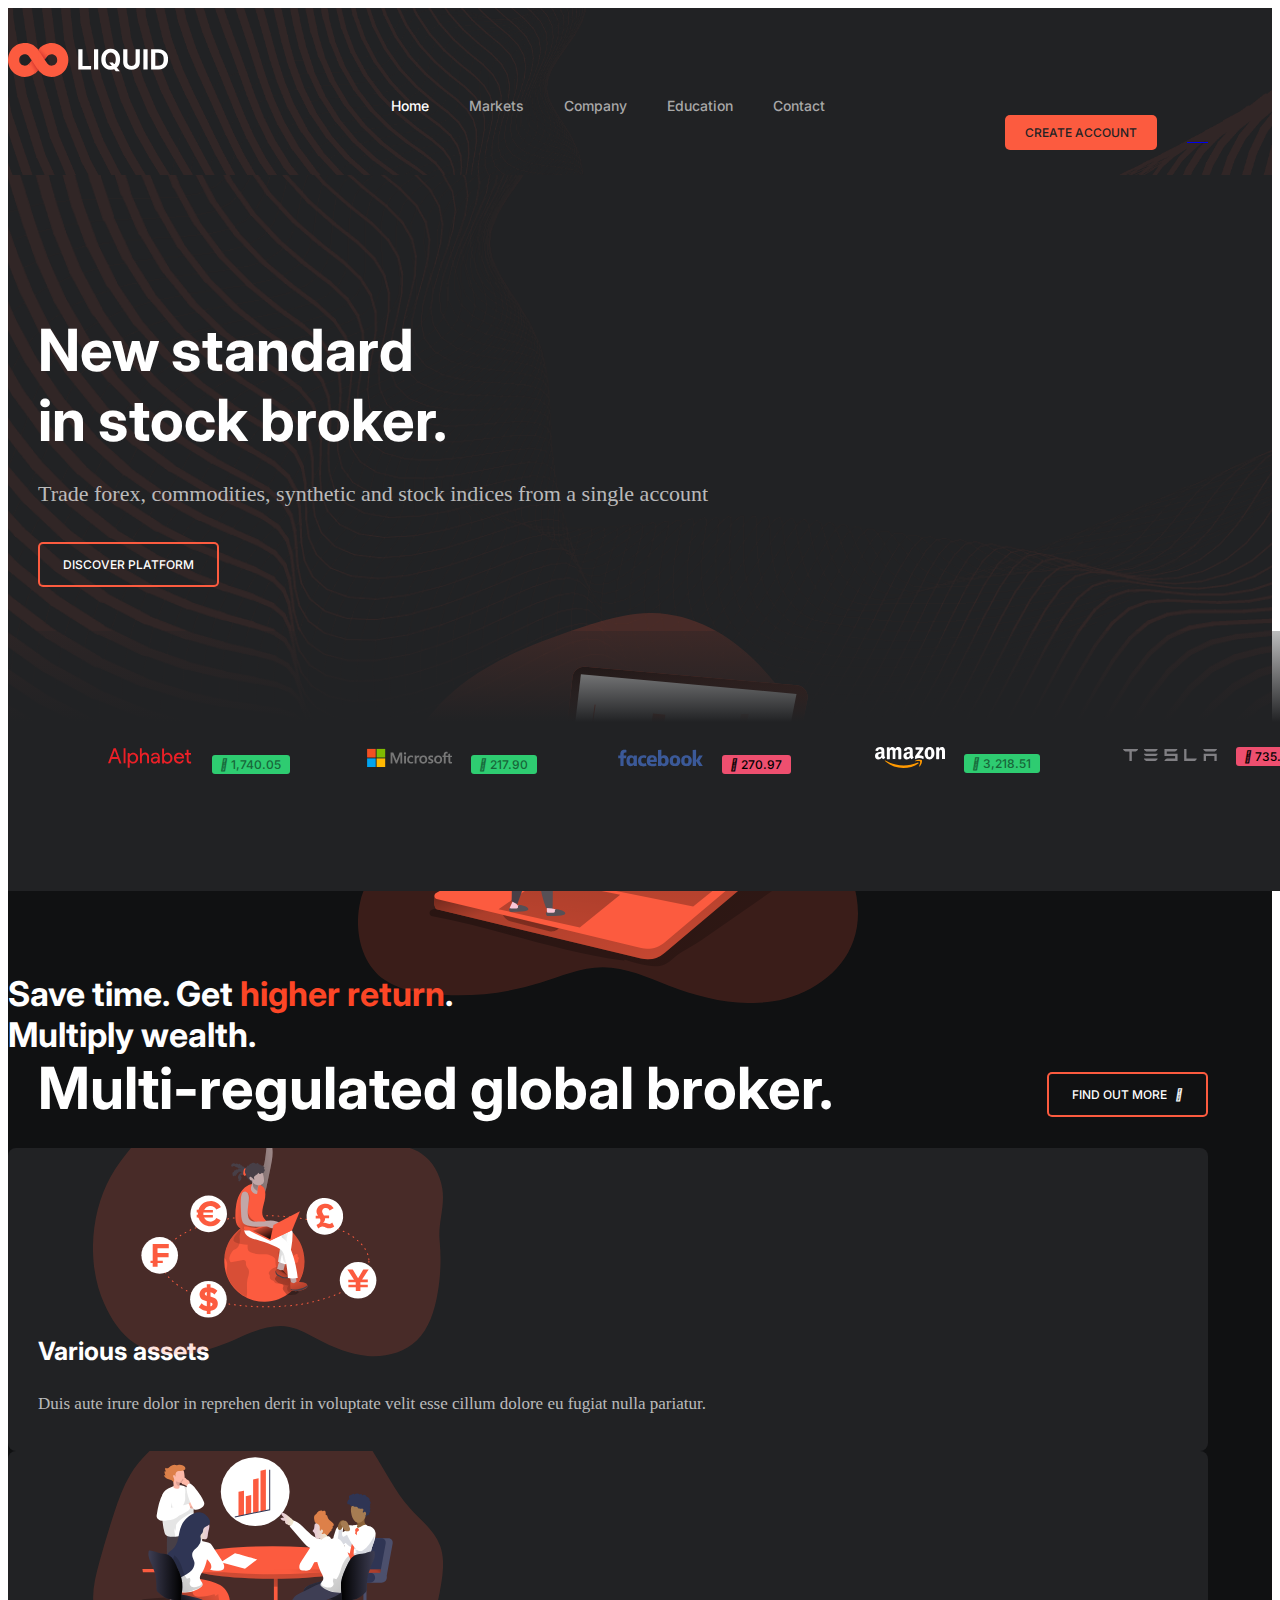
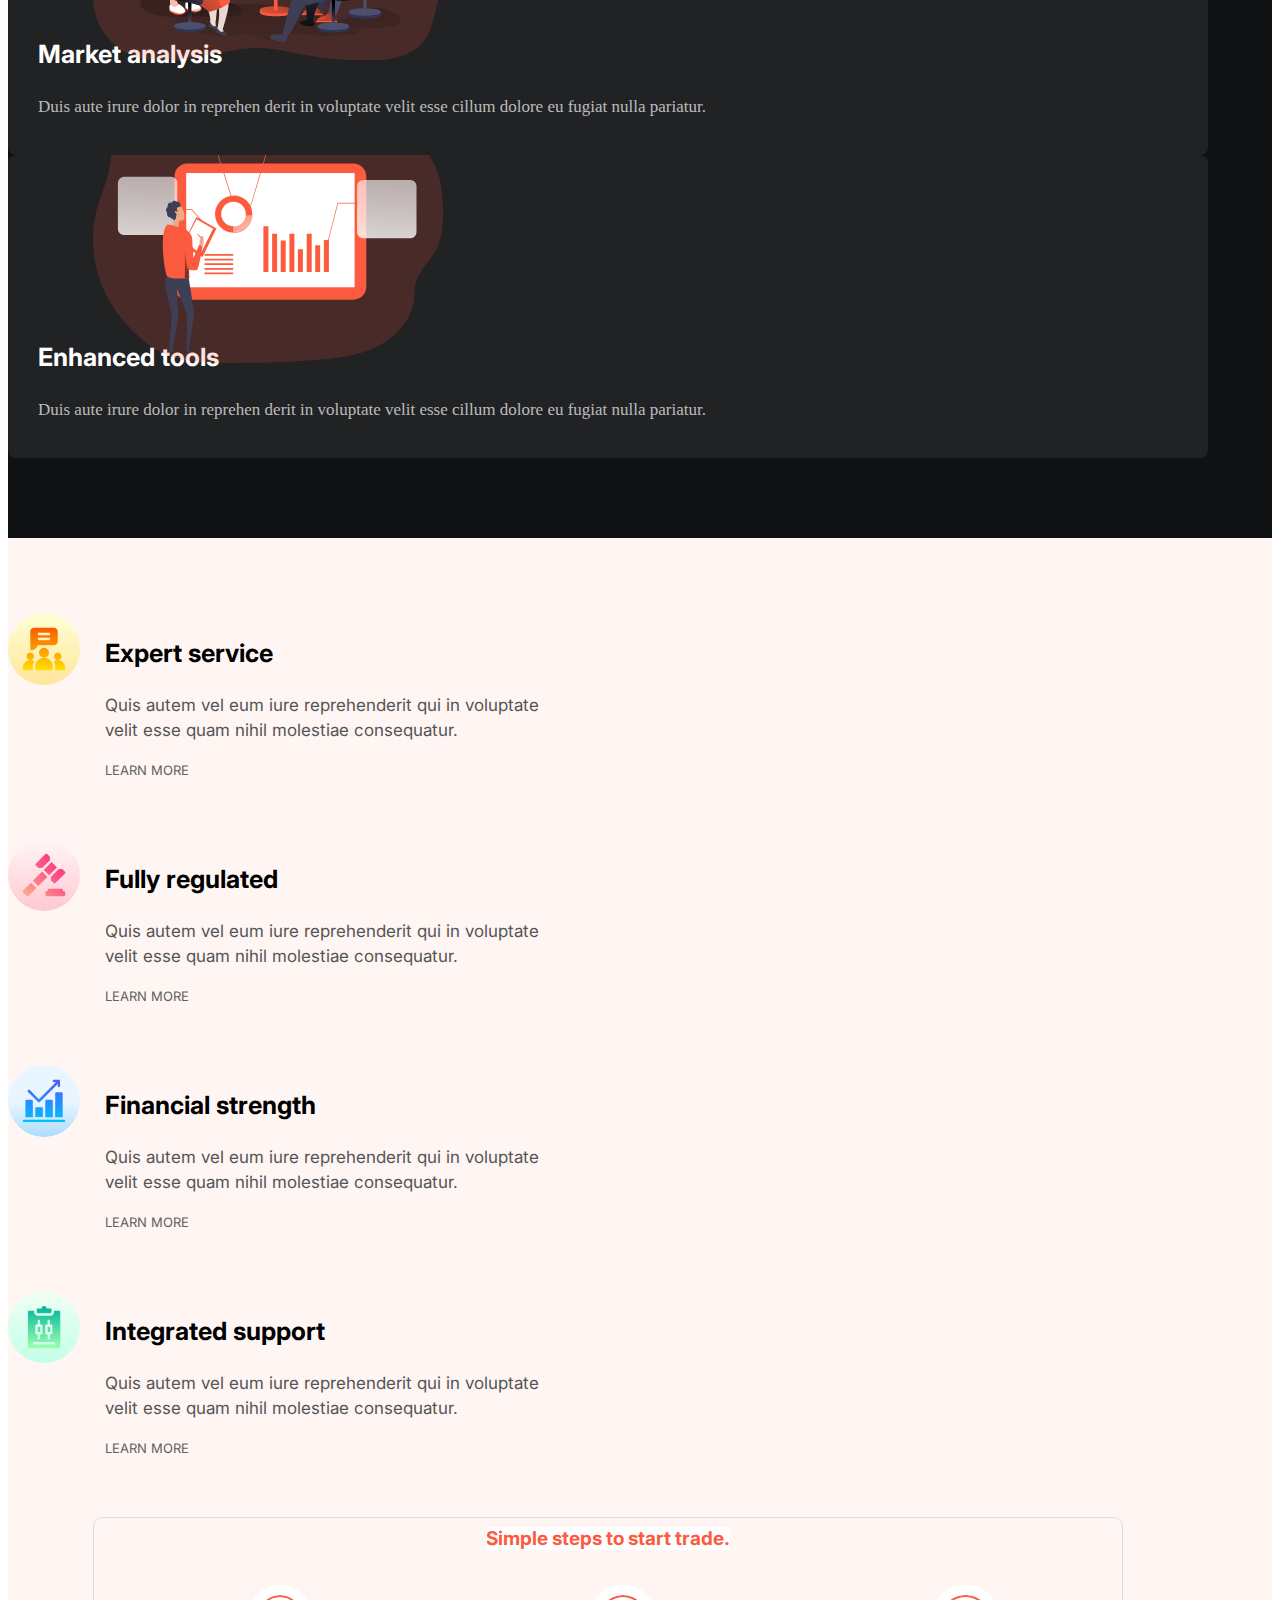
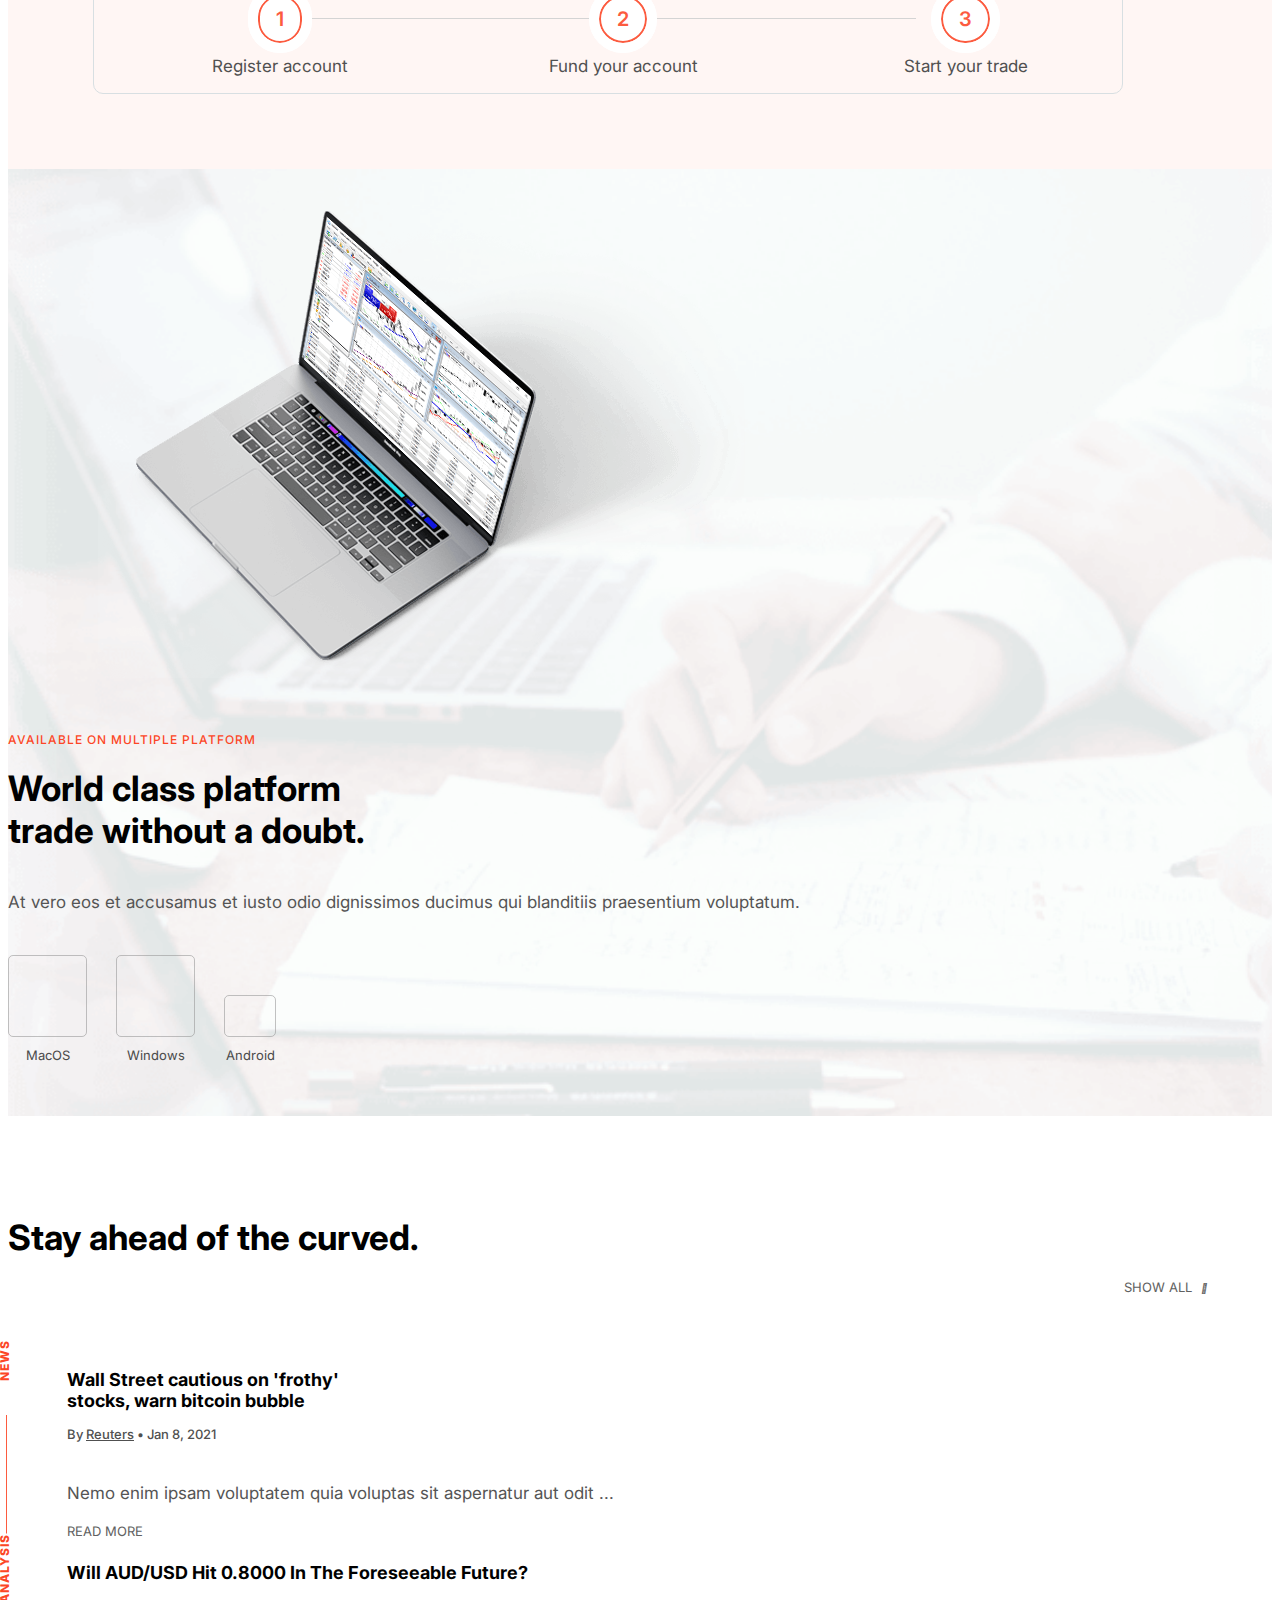
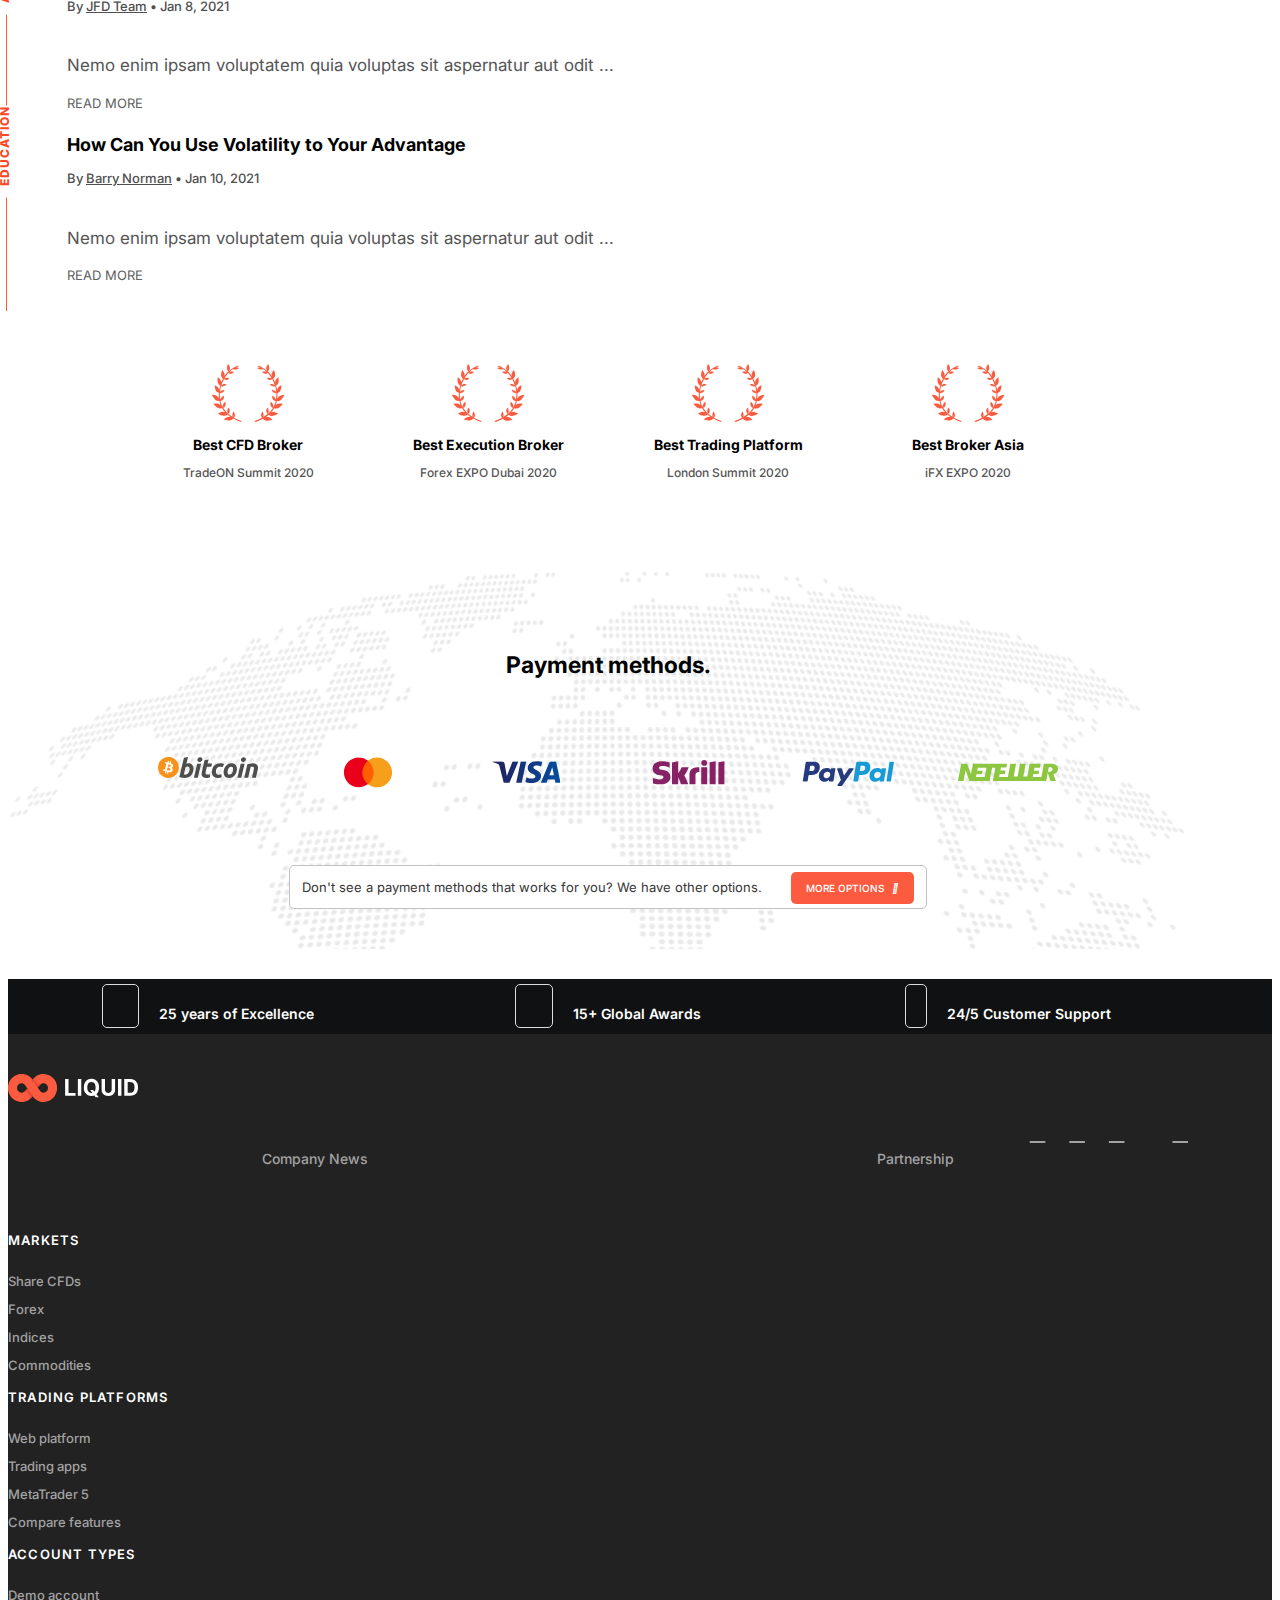
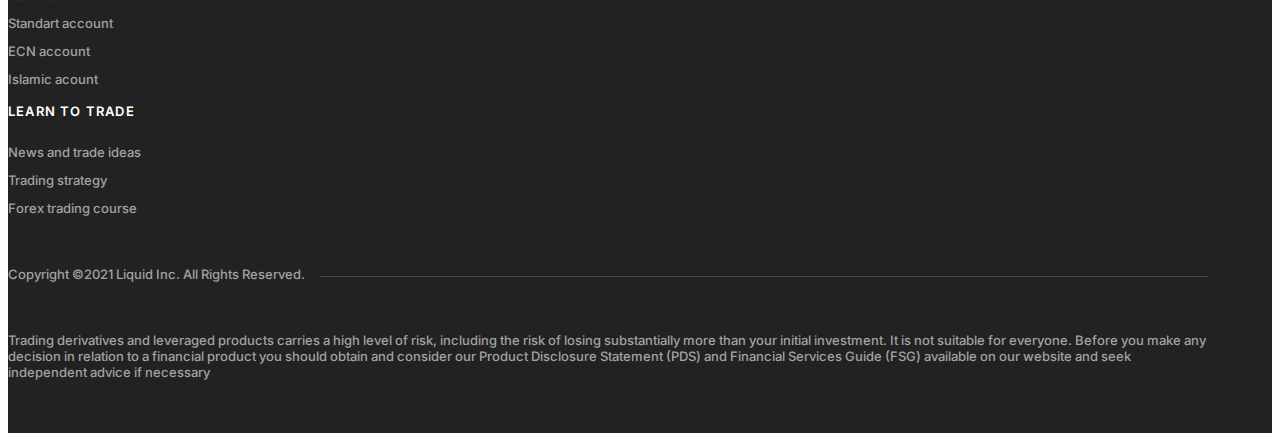
<file: index.html>
<!DOCTYPE html>
<html lang="en">
  <head>
    <meta charset="UTF-8" />
    <meta http-equiv="X-UA-Compatible" content="IE=edge" />
    <meta name="viewport" content="width=device-width, initial-scale=1.0" />
    <link rel="icon" href="img/icon.png">
    <title>Liquid - Investment Website</title>
    <!-- bootstrap -->
    <link
      href="https://cdn.jsdelivr.net/npm/bootstrap@5.0.0-beta3/dist/css/bootstrap.min.css"
      rel="stylesheet"
      integrity="sha384-eOJMYsd53ii+scO/bJGFsiCZc+5NDVN2yr8+0RDqr0Ql0h+rP48ckxlpbzKgwra6"
      crossorigin="anonymous"
    />
    <link
      rel="stylesheet"
      href="https://maxcdn.bootstrapcdn.com/font-awesome/4.5.0/css/font-awesome.min.css"
    />
    <!-- font awesome -->
    <link
      rel="stylesheet"
      href="https://cdnjs.cloudflare.com/ajax/libs/font-awesome/5.15.3/css/all.min.css"
      integrity="sha512-iBBXm8fW90+nuLcSKlbmrPcLa0OT92xO1BIsZ+ywDWZCvqsWgccV3gFoRBv0z+8dLJgyAHIhR35VZc2oM/gI1w=="
      crossorigin="anonymous"
      referrerpolicy="no-referrer"
    />
    <!-- Google font -->
    <link rel="preconnect" href="https://fonts.googleapis.com" />
    <link rel="preconnect" href="https://fonts.gstatic.com" crossorigin />
    <link
      href="https://fonts.googleapis.com/css2?family=Inter:wght@100;200;300;400;500;600;700;800;900&display=swap"
      rel="stylesheet"
    />
    <!-- main css -->
    <link rel="stylesheet" href="style.css" />
    <link rel="stylesheet" href="responsive.css" />
  </head>
  <body>
    <div class="header-section market-page-1">
      <div class="container">
        <div class="row hdr-row">
          <div class="col-lg-2 col-md-2 col-sm-4 col-">
            <div class="hdr-logo">
              <a href="index.html">
                <img src="img/logo.svg" alt="" />
              </a>
            </div>
          </div>
          <div class="col-lg-7 col-md-7 col-sm-8">
            <div class="hdr-nav">
              <input class="check" type="checkbox">
              <span class="three-dot"><i class="fa fa-bars"></i></span>
              <span class="cross"><i class="fas fa-times"></i></span>
              <ul>
                <li><a href="index.html" class="actv-nav">Home</a></li>
                <li><a href="market.html">Markets</a></li>
                <li>
                  <a href="company.html">Company</a>
                </li>
                <li><a href="education.html">Education</a></li>
                <li>
                  <a href="contact.html">Contact</a>
                </li>
                <div class="account-btn non-res-acbtn">
                  <a href="sing-up.html">Create Account</a>
                  <div class="user-login">
                    <a href="log-in.html">
                      <i class="fas fa-user-circle"></i>
                    </a>
                  </div>
                </div>
              </ul>
            </div>
          </div>
          <div class="col-lg-3 col-md-3">
            <div class="account-btn">
              <a href="sing-up.html">Create Account</a>
              <div class="user-login">
                <a href="log-in.html">
                  <i class="fas fa-user-circle"></i>
                </a>
              </div>
            </div>
          </div>
        </div>
      </div>
    </div>

    <div class="banner-section">
      <div class="banner-bg">
        <div class="banner-carousel">
          <div class="container-fluid">
            <div class="row">
              <div class="col-lg-12 col-md-12 col-sm-12">
                <div
                  id="carouselExampleControls"
                  class="carousel slide"
                  data-bs-ride="carousel"
                >
                  <div class="carousel-inner">
                    <div class="carousel-item active">
                      <div class="container">
                        <div class="row bann-inner">
                          <div class="col-lg-6 col-md-6 col-sm-6">
                            <div class="banner-text">
                              <h1>New standard<br />in stock broker.</h1>
                              <p>
                                Trade forex, commodities, synthetic and stock
                                indices from a single account
                              </p>
                              <div class="banner-btn">
                                <a href="#">Discover Platform</a>
                              </div>
                            </div>
                          </div>
                          <div class="col-lg-6 col-md-6 col-sm-6">
                            <div class="banner-img">
                              <img src="img/banner-1.svg" alt="" />
                            </div>
                          </div>
                        </div>
                      </div>
                    </div>
                    <div class="carousel-item">
                      <div class="container">
                        <div class="row bann-inner">
                          <div class="col-lg-6 col-md-6 col-sm-6">
                            <div class="banner-text">
                              <h1>Multi-regulated global broker.</h1>
                              <p>
                                A trusted destination for traders worldwide,
                                Authorised by FCA, ASIC &amp; FSCA
                              </p>
                              <div class="banner-btn">
                                <a href="#">Discover Accounts</a>
                              </div>
                            </div>
                          </div>
                          <div class="col-lg-6 col-md-6 col-sm-6">
                            <div class="banner-img">
                              <img src="img/banner-2.svg" alt="" />
                            </div>
                          </div>
                        </div>
                      </div>
                    </div>
                  </div>
                  <button
                    class="carousel-control-prev"
                    type="button"
                    data-bs-target="#carouselExampleControls"
                    data-bs-slide="prev"
                  >
                    <span
                      class="carousel-control-prev-icon"
                      aria-hidden="true"
                    ></span>
                    <span class="visually-hidden">Previous</span>
                  </button>
                  <button
                    class="carousel-control-next"
                    type="button"
                    data-bs-target="#carouselExampleControls"
                    data-bs-slide="next"
                  >
                    <span
                      class="carousel-control-next-icon"
                      aria-hidden="true"
                    ></span>
                    <span class="visually-hidden">Next</span>
                  </button>
                </div>
              </div>
            </div>
          </div>
        </div>
        <div class="banner-bottom">
          <ul>
            <li>
              <img src="img/alphabet.svg" alt="" />
              <span><i class="fas fa-caret-up"></i> 1,740.05</span>
            </li>
            <li>
              <img src="img/microsoft.svg" alt="" />
              <span><i class="fas fa-caret-up"></i> 217.90</span>
            </li>
            <li>
              <img src="img/facebook.svg" alt="" />
              <span class="down-loss"
                ><i class="fas fa-caret-down"></i> 270.97</span
              >
            </li>
            <li>
              <img src="img/amazonsvg.svg" alt="" />
              <span><i class="fas fa-caret-up"></i> 3,218.51</span>
            </li>
            <li>
              <img src="img/tesla.svg" alt="" />
              <span class="down-loss"
                ><i class="fas fa-caret-down"></i> 735.11</span
              >
            </li>
          </ul>
        </div>
      </div>
    </div>

    <div class="tool-section">
      <div class="container">
        <div class="tool-hdr">
          <div class="row">
            <div class="col-lg-6 col-md-6 col-sm-7">
              <div class="tool-hdr-left">
                <h1>
                  Save time. Get <span>higher return</span>. <br />
                  Multiply wealth.
                </h1>
              </div>
            </div>
            <div class="col-lg-6 col-md-6 col-sm-5">
              <div class="banner-btn tool-btn">
                <a href="#"
                  >Find out more <i class="fas fa-chevron-right r-arrow"></i
                ></a>
              </div>
            </div>
          </div>
        </div>
        <div class="tool-item">
          <div class="row">
            <div class="col-lg-4 col-md-6 col-sm-6">
              <div class="tool-item-details">
                <div class="tool-id-img">
                  <img src="img/tool-1.svg" alt="" />
                </div>
                <div class="tool-id-text">
                  <h3>Various assets</h3>
                  <p>
                    Duis aute irure dolor in reprehen derit in voluptate velit
                    esse cillum dolore eu fugiat nulla pariatur.
                  </p>
                </div>
              </div>
            </div>
            <div class="col-lg-4 col-md-6 col-sm-6">
              <div class="tool-item-details">
                <div class="tool-id-img">
                  <img src="img/tool-2.svg" alt="" />
                </div>
                <div class="tool-id-text">
                  <h3>Market analysis</h3>
                  <p>
                    Duis aute irure dolor in reprehen derit in voluptate velit
                    esse cillum dolore eu fugiat nulla pariatur.
                  </p>
                </div>
              </div>
            </div>
            <div class="col-lg-4 col-md-6 col-sm-6">
              <div class="tool-item-details">
                <div class="tool-id-img">
                  <img src="img/tool-3.svg" alt="" />
                </div>
                <div class="tool-id-text">
                  <h3>Enhanced tools</h3>
                  <p>
                    Duis aute irure dolor in reprehen derit in voluptate velit
                    esse cillum dolore eu fugiat nulla pariatur.
                  </p>
                </div>
              </div>
            </div>
          </div>
        </div>
      </div>
    </div>

    <div class="service-section">
      <div class="container">
        <div class="row">
          <div class="col-lg-6 col-md-6 col-sm-12">
            <div class="service-item">
              <div class="service-icon">
                <img src="img/service-1.svg" alt="" />
              </div>
              <div class="service-text">
                <h3>Expert service</h3>
                <p>
                  Quis autem vel eum iure reprehenderit qui in voluptate <br />
                  velit esse quam nihil molestiae consequatur.
                </p>
                <a href="#"
                  >Learn more <i class="fas fa-long-arrow-alt-right"></i
                ></a>
              </div>
            </div>
          </div>
          <div class="col-lg-6 col-md-6 col-sm-12">
            <div class="service-item">
              <div class="service-icon">
                <img src="img/service-2.svg" alt="" />
              </div>
              <div class="service-text">
                <h3>Fully regulated</h3>
                <p>
                  Quis autem vel eum iure reprehenderit qui in voluptate <br />
                  velit esse quam nihil molestiae consequatur.
                </p>
                <a href="#"
                  >Learn more <i class="fas fa-long-arrow-alt-right"></i
                ></a>
              </div>
            </div>
          </div>
        </div>
        <div class="row">
          <div class="col-lg-6 col-md-6 col-sm-12">
            <div class="service-item">
              <div class="service-icon">
                <img src="img/service-3.svg" alt="" />
              </div>
              <div class="service-text">
                <h3>Financial strength</h3>
                <p>
                  Quis autem vel eum iure reprehenderit qui in voluptate <br />
                  velit esse quam nihil molestiae consequatur.
                </p>
                <a href="#"
                  >Learn more <i class="fas fa-long-arrow-alt-right"></i
                ></a>
              </div>
            </div>
          </div>
          <div class="col-lg-6 col-md-6 col-sm-12">
            <div class="service-item">
              <div class="service-icon">
                <img src="img/service-4.svg" alt="" />
              </div>
              <div class="service-text">
                <h3>Integrated support</h3>
                <p>
                  Quis autem vel eum iure reprehenderit qui in voluptate <br />
                  velit esse quam nihil molestiae consequatur.
                </p>
                <a href="#"
                  >Learn more <i class="fas fa-long-arrow-alt-right"></i
                ></a>
              </div>
            </div>
          </div>
        </div>
        <div class="trade-step">
          <div class="trade-step-hdr">
            <p>Simple steps to start trade.</p>
          </div>
          <div class="trade-column-item">
            <div class="trade-column">
              <span class="trade-circle">1</span>
              <p>Register account</p>
            </div>
            <div class="trade-column">
              <span class="trade-circle">2</span>
              <p>Fund your account</p>
            </div>
            <div class="trade-column">
              <span class="trade-circle">3</span>
              <p>Start your trade</p>
            </div>
          </div>
        </div>
      </div>
    </div>

    <div class="platform-section">
      <div class="container">
        <div class="row">
          <div class="col-lg-6 col-md-6 col-sm-12">
            <div class="plat-left-img">
              <img src="img/plat-left.png" alt="" />
            </div>
          </div>
          <div class="col-lg-6 col-md-6 col-sm-12">
            <div class="plat-right-text">
              <p>Available on multiple platform</p>
              <h3>
                World class platform <br />
                trade without a doubt.
              </h3>
              <h6>
                At vero eos et accusamus et iusto odio dignissimos ducimus qui
                blanditiis praesentium voluptatum.
              </h6>
            </div>
            <div class="plat-connect">
              <div class="plat-connect-item">
                <a href="#">
                  <div class="pci-icon">
                    <i class="fab fa-apple"></i>
                  </div>
                  <div class="pci-text">
                    <p>MacOS</p>
                  </div>
                </a>
              </div>
              <div class="plat-connect-item">
                <a href="#">
                  <div class="pci-icon">
                    <i class="fab fa-windows"></i>
                  </div>
                  <div class="pci-text">
                    <p>Windows</p>
                  </div>
                </a>
              </div>
              <div class="plat-connect-item">
                <a href="#">
                  <div class="pci-icon">
                    <i class="fab fa-google-play"></i>
                  </div>
                  <div class="pci-text">
                    <p>Android</p>
                  </div>
                </a>
              </div>
            </div>
          </div>
        </div>
      </div>
    </div>

    <div class="read-section">
      <div class="container">
        <div class="read-hdr">
          <div class="row">
            <div class="col-lg-6 col-sm-9">
              <div class="plat-right-text mt-0 res-h3">
                <h3 class="m-0">Stay ahead of the curved.</h3>
              </div>
            </div>
            <div class="col-lg-6 col-sm-3">
              <div class="service-text tr">
                <a href="#"
                  >Show All <i class="fas fa-chevron-right"></i></i
                ></a>
              </div>
            </div>
          </div>
        </div>
        <div class="read-details">
          <div class="row">
            <div class="col-lg-4 col-sm-6 res-768">
              <div class="read-details-item">
                <div class="rdi-left">
                  <p><span>News</span></p>
                </div>
                <div class="rdi-right">
                  <h5><a href="#">Wall Street cautious on 'frothy' <br> stocks, warn bitcoin bubble</a></h5>
                  <p>
                    By <a href="#">Reuters</a>
                    <span>•</span>
                    Jan 8, 2021
                </p>
                <h6>Nemo enim ipsam voluptatem quia voluptas sit aspernatur aut odit ...</h6>
                <div class="service-text">
                  <a href="#">Read more <i class="fas fa-long-arrow-alt-right"></i></a>
                </div>
                </div>
              </div>
            </div>
            <div class="col-lg-4 col-sm-6 res-768">
              <div class="read-details-item">
                <div class="rdi-left">
                  <p><span>Analysis</span></p>
                </div>
                <div class="rdi-right">
                  <h5><a href="#">Will AUD/USD Hit 0.8000 In The Foreseeable Future?</a></h5>
                  <p>
                    By <a href="#">JFD Team</a>
                    <span>•</span>
                    Jan 8, 2021
                </p>
                <h6>Nemo enim ipsam voluptatem quia voluptas sit aspernatur aut odit ...</h6>
                <div class="service-text">
                  <a href="#">Read more <i class="fas fa-long-arrow-alt-right"></i></a>
                </div>
                </div>
              </div>
            </div>
            <div class="col-lg-4 col-sm-6 res-768">
              <div class="read-details-item">
                <div class="rdi-left">
                  <p><span>Education</span></p>
                </div>
                <div class="rdi-right">
                  <h5><a href="#">How Can You Use Volatility to Your Advantage</a></h5>
                  <p>
                    By <a href="#">Barry Norman</a>
                    <span>•</span>
                    Jan 10, 2021
                </p>
                <h6>Nemo enim ipsam voluptatem quia voluptas sit aspernatur aut odit ...</h6>
                <div class="service-text">
                  <a href="#">Read more <i class="fas fa-long-arrow-alt-right"></i></a>
                </div>
                </div>
              </div>
            </div>
          </div>
        </div>
      </div>
    </div>


    <div class="award-section">
      <div class="container">
        <div class="award-item">
          <div class="award">
            <div class="award-img">
              <img src="img/award.svg" alt="">
            </div>
            <div class="award-text">
              <h6>Best CFD Broker</h6>
              <p>TradeON Summit 2020</p>
            </div>
          </div>
          <div class="award">
            <div class="award-img">
              <img src="img/award.svg" alt="">
            </div>
            <div class="award-text">
              <h6>Best Execution Broker</h6>
              <p>Forex EXPO Dubai 2020</p>
            </div>
          </div>
          <div class="award">
            <div class="award-img">
              <img src="img/award.svg" alt="">
            </div>
            <div class="award-text">
              <h6>Best Trading Platform</h6>
              <p>London Summit 2020</p>
            </div>
          </div>
          <div class="award">
            <div class="award-img">
              <img src="img/award.svg" alt="">
            </div>
            <div class="award-text">
              <h6>Best Broker Asia</h6>
              <p>iFX EXPO 2020</p>
            </div>
          </div>
        </div>
      </div>
    </div>


    <div class="payment-section">
      <div class="container">
        <div class="payment-bg">
          <div class="payment-hdr">
            <h5>Payment methods.</h5>
          </div>
          <div class="award-item">
            <div class="award payment-all">
              <div class="award-img payment-img">
                <img src="img/bitcoin.svg" alt="">
              </div>
            </div>
            <div class="award payment-all">
              <div class="award-img payment-img">
                <img src="img/master-card.svg" alt="">
              </div>
            </div>
            <div class="award payment-all">
              <div class="award-img payment-img">
                <img src="img/visa.svg" alt="">
              </div>
            </div>
            <div class="award payment-all">
              <div class="award-img payment-img">
                <img src="img/skrill.svg" alt="">
              </div>
            </div>
            <div class="award payment-all">
              <div class="award-img payment-img">
                <img src="img/paypal.svg" alt="">
              </div>
            </div>
            <div class="award payment-all">
              <div class="award-img payment-img">
                <img src="img/neteller.svg" alt="">
              </div>
            </div>
          </div>
          <div class="payment-optn">
            <p>Don't see a payment methods that works for you? We have other options. <a href="#">More options <i class="fas fa-chevron-right r-arrow"></i></a></p>
          </div>
        </div>
      </div>
    </div>


    <div class="payment-btm">
      <div class="container">
        <div class="payment-btm-item">
          <div class="pbi-all">
            <div class="pbi-icon">
              <i class="fas fa-history"></i>
            </div>
            <div class="pbi-name">
              <p>
                25 years of Excellence
                </p>
            </div>
          </div>
          <div class="pbi-all">
            <div class="pbi-icon">
              <i class="fas fa-trophy"></i>
            </div>
            <div class="pbi-name">
              <p>
                15+ Global Awards
                </p>
            </div>
          </div>
          <div class="pbi-all">
            <div class="pbi-icon">
              <i class="fas fa-phone-alt"></i>
            </div>
            <div class="pbi-name">
              <p>
                24/5 Customer Support
                </p>
            </div>
          </div>
        </div>
      </div>
    </div>


    <div class="footer-section">
      <div class="container">
        <div class="fooetr-hdr">
          <div class="row">
            <div class="col-lg-6 col-md-6 col-sm-4 fl">
              <div class="footer-hdr-img">
                <a href="index.html">
                  <img src="img/logo.svg" alt="" />
                </a>
              </div>
            </div>
            <div class="col-lg-3 col-md-6 col-sm-8 fr">
              <div class="footer-social">
                <ul>
                  <li><a href="#"><i class="fab fa-facebook-square"></i></a></li>
                  <li><a href="#"><i class="fab fa-twitter"></i></a></li>
                  <li><a href="#"><i class="fab fa-youtube"></i></a></li>
                  <li><a href="#"><i class="fab fa-telegram-plane"></i></a></li>
                  <li><a href="#"><i class="fab fa-instagram"></i></a></li>
                </ul>
              </div>
            </div>
            <div class="col-lg-3 col-md-6 col-sm-12">
              <div class="f-last-text">
                <a href="#">
                  Company News
                </a>
                <a href="#">
                  Partnership
                </a>
              </div>
            </div>
          </div>
        </div>
        <div class="footer-item">
          <div class="row">
            <div class="col-lg-3 col-md-6 col-sm-6">
              <div class="footer-item-details">
                <ul>
                  <li class="list-mb">Markets</li>
                  <li><a href="#">Share CFDs</a></li>
                  <li><a href="#">Forex</a></li>
                  <li><a href="#">Indices</a></li>
                  <li><a href="#">Commodities</a></li>
                </ul>
              </div>
            </div>
            <div class="col-lg-3 col-md-6 col-sm-6">
              <div class="footer-item-details">
                <ul>
                  <li class="list-mb">Trading Platforms</li>
                  <li><a href="#">Web platform</a></li>
                  <li><a href="#">Trading apps</a></li>
                  <li><a href="#">MetaTrader 5</a></li>
                  <li><a href="#">Compare features</a></li>
                </ul>
              </div>
            </div>
            <div class="col-lg- col-md-6 col-sm-6">
              <div class="footer-item-details">
                <ul>
                  <li class="list-mb">Account Types</li>
                  <li><a href="#">Demo account</a></li>
                  <li><a href="#">Standart account</a></li>
                  <li><a href="#">ECN account</a></li>
                  <li><a href="#">Islamic acount</a></li>
                </ul>
              </div>
            </div>
            <div class="col-lg-3 col-md-6 col-sm-6">
              <div class="footer-item-details">
                <ul>
                  <li class="list-mb">Learn to Trade</li>
                  <li><a href="#">News and trade ideas</a></li>
                  <li><a href="#">Trading strategy</a></li>
                  <li><a href="#">Forex trading course</a></li>
                </ul>
              </div>
            </div>
          </div>
        </div>
        <div class="footer-copyright">
          <p><span>Copyright ©2021 Liquid Inc. All Rights Reserved.</span></p>
        </div>
        <div class="footer-trade-text">
          <p>Trading derivatives and leveraged products carries a high level of risk, including the risk of losing substantially more than your initial investment. It is not suitable for everyone. Before you make any decision in relation to a financial product you should obtain and consider our Product Disclosure Statement (PDS) and Financial Services Guide (FSG) available on our website and seek independent advice if necessary</p>
        </div>
        <div class="click-to-top-btn">
          <a href="#"><i class="fas fa-chevron-up"></i></a>
        </div>
      </div>
    </div>


    <script
      src="https://cdn.jsdelivr.net/npm/bootstrap@5.0.0-beta3/dist/js/bootstrap.bundle.min.js"
      integrity="sha384-JEW9xMcG8R+pH31jmWH6WWP0WintQrMb4s7ZOdauHnUtxwoG2vI5DkLtS3qm9Ekf"
      crossorigin="anonymous"
    ></script>
  </body>
</html>
</file>
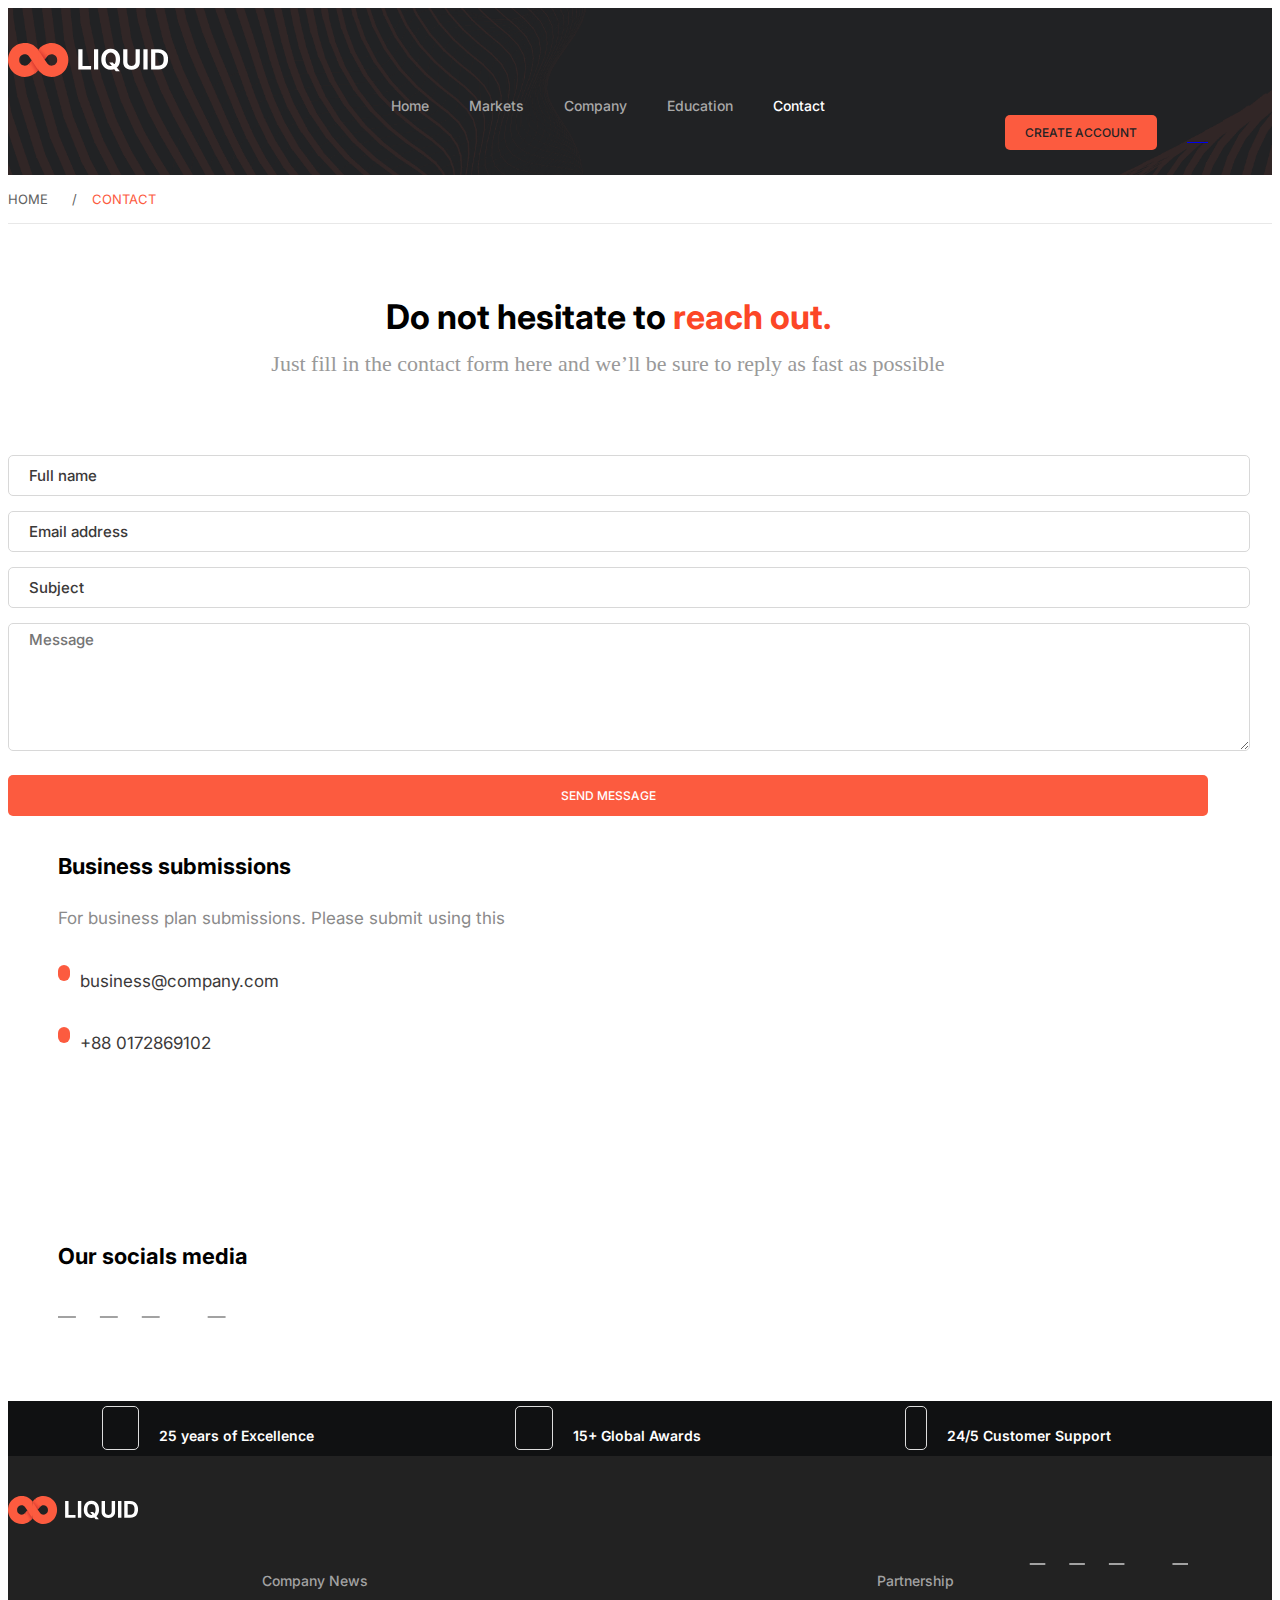
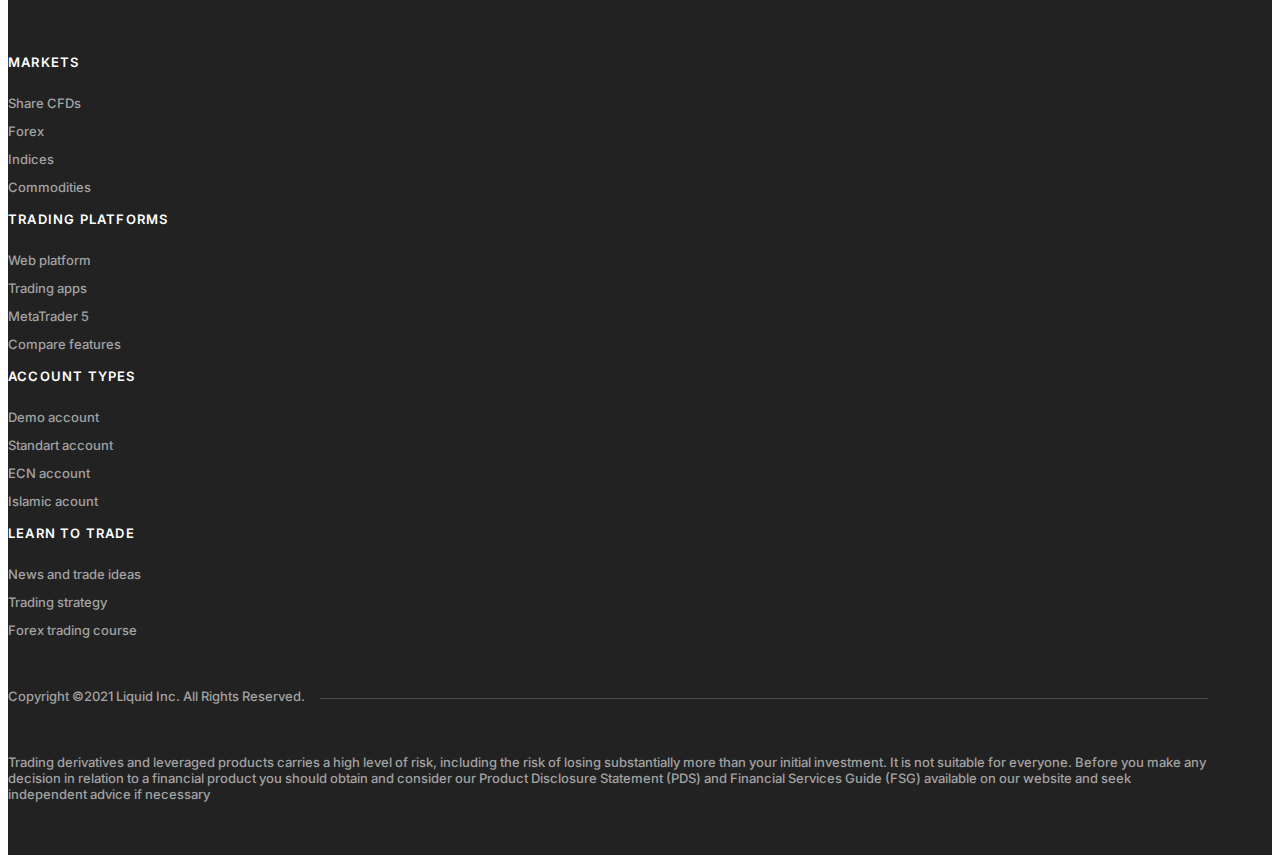
<file: contact.html>
<!DOCTYPE html>
<html lang="en">
  <head>
    <meta charset="UTF-8" />
    <meta http-equiv="X-UA-Compatible" content="IE=edge" />
    <meta name="viewport" content="width=device-width, initial-scale=1.0" />
    <link rel="icon" href="img/icon.png" />
    <title>Liquid - Investment Website</title>
    <!-- bootstrap -->
    <link
      href="https://cdn.jsdelivr.net/npm/bootstrap@5.0.0-beta3/dist/css/bootstrap.min.css"
      rel="stylesheet"
      integrity="sha384-eOJMYsd53ii+scO/bJGFsiCZc+5NDVN2yr8+0RDqr0Ql0h+rP48ckxlpbzKgwra6"
      crossorigin="anonymous"
    />
    <link
      rel="stylesheet"
      href="https://maxcdn.bootstrapcdn.com/font-awesome/4.5.0/css/font-awesome.min.css"
    />
    <!-- font awesome -->
    <link
      rel="stylesheet"
      href="https://cdnjs.cloudflare.com/ajax/libs/font-awesome/5.15.3/css/all.min.css"
      integrity="sha512-iBBXm8fW90+nuLcSKlbmrPcLa0OT92xO1BIsZ+ywDWZCvqsWgccV3gFoRBv0z+8dLJgyAHIhR35VZc2oM/gI1w=="
      crossorigin="anonymous"
      referrerpolicy="no-referrer"
    />
    <!-- Google font -->
    <link rel="preconnect" href="https://fonts.googleapis.com" />
    <link rel="preconnect" href="https://fonts.gstatic.com" crossorigin />
    <link
      href="https://fonts.googleapis.com/css2?family=Inter:wght@100;200;300;400;500;600;700;800;900&display=swap"
      rel="stylesheet"
    />
    <!-- main css -->
    <link rel="stylesheet" href="style.css" />
    <link rel="stylesheet" href="responsive.css" />
  </head>
  <body>
    <div class="header-section market-page-1">
      <div class="container">
        <div class="row hdr-row">
          <div class="col-lg-2 col-md-2 col-sm-4 col-">
            <div class="hdr-logo">
              <a href="index.html">
                <img src="img/logo.svg" alt="" />
              </a>
            </div>
          </div>
          <div class="col-lg-7 col-md-7 col-sm-8">
            <div class="hdr-nav">
              <input class="check" type="checkbox" />
              <span class="three-dot"><i class="fa fa-bars"></i></span>
              <span class="cross"><i class="fas fa-times"></i></span>
              <ul>
                <li><a href="index.html">Home</a></li>
                <li><a href="market.html">Markets</a></li>
                <li>
                  <a href="company.html">Company</a>
                </li>
                <li><a href="education.html">Education</a></li>
                <li>
                  <a href="contact.html" class="actv-nav">Contact</a>
                </li>
                <div class="account-btn non-res-acbtn">
                  <a href="sing-up.html">Create Account</a>
                  <div class="user-login">
                    <a href="log-in.html">
                      <i class="fas fa-user-circle"></i>
                    </a>
                  </div>
                </div>
              </ul>
            </div>
          </div>
          <div class="col-lg-3 col-md-3">
            <div class="account-btn">
              <a href="sing-up.html">Create Account</a>
              <div class="user-login">
                <a href="log-in.html">
                  <i class="fas fa-user-circle"></i>
                </a>
              </div>
            </div>
          </div>
        </div>
      </div>
    </div>

    <div class="market-hdr">
      <div class="container">
        <div class="m-hdr">
          <a href="#">Home</a>
          <span>Contact</span>
        </div>
      </div>
    </div>

    <div class="contact-hdr">
      <div class="container">
        <div class="tool-hdr-left m-tool">
          <h1>Do not hesitate to <span>reach out.</span></h1>
        </div>
        <div class="banner-text m-bt com-p">
          <p>
            Just fill in the contact form here and we’ll be sure to reply as
            fast as possible
          </p>
        </div>
      </div>
    </div>

    <div class="contact-section">
      <div class="container">
        <div class="row">
          <div class="col-lg-6 col-md-12">
            <div class="contact-left">
              <input type="text" placeholder="Full name" />
              <input type="email" placeholder="Email address" />
              <input type="text" placeholder="Subject" />
              <textarea
                name=""
                placeholder="Message"
                cols="30"
                rows="6"
              ></textarea>
              <div class="submit-btn">
                <a href="#">Send Message</a>
              </div>
            </div>
          </div>
          <div class="col-lg-6 col-md-12">
            <div class="contact-right">
              <div class="tm-text con-text">
                <h5>Business submissions</h5>
              </div>
              <div class="c-text cou-p">
                <p>For business plan submissions. Please submit using this</p>
              </div>
              <div class="course-name con-name">
                <div class="c-icon con-icon">
                  <i class="fas fa-envelope"></i>
                </div>
                <div class="c-text cou-p con-p">
                  <p>business@company.com</p>
                </div>
              </div>
              <div class="course-name con-name">
                <div class="c-icon con-icon">
                  <i class="fas fa-phone"></i>
                </div>
                <div class="c-text cou-p con-p">
                  <p>+88 0172869102</p>
                </div>
              </div>
              <div class="contant-social">
                <div class="tm-text con-text">
                  <h5>Our socials media</h5>
                </div>
                <div class="footer-social con-social">
                  <ul>
                    <li>
                      <a href="#"><i class="fab fa-facebook-square"></i></a>
                    </li>
                    <li>
                      <a href="#"><i class="fab fa-twitter"></i></a>
                    </li>
                    <li>
                      <a href="#"><i class="fab fa-youtube"></i></a>
                    </li>
                    <li>
                      <a href="#"><i class="fab fa-telegram-plane"></i></a>
                    </li>
                    <li>
                      <a href="#"><i class="fab fa-instagram"></i></a>
                    </li>
                  </ul>
                </div>
              </div>
            </div>
          </div>
        </div>
      </div>
    </div>

    <div class="payment-btm">
      <div class="container">
        <div class="payment-btm-item">
          <div class="pbi-all">
            <div class="pbi-icon">
              <i class="fas fa-history"></i>
            </div>
            <div class="pbi-name">
              <p>25 years of Excellence</p>
            </div>
          </div>
          <div class="pbi-all">
            <div class="pbi-icon">
              <i class="fas fa-trophy"></i>
            </div>
            <div class="pbi-name">
              <p>15+ Global Awards</p>
            </div>
          </div>
          <div class="pbi-all">
            <div class="pbi-icon">
              <i class="fas fa-phone-alt"></i>
            </div>
            <div class="pbi-name">
              <p>24/5 Customer Support</p>
            </div>
          </div>
        </div>
      </div>
    </div>

    <div class="footer-section">
      <div class="container">
        <div class="fooetr-hdr">
          <div class="row">
            <div class="col-lg-6 col-md-6 col-sm-4 fl">
              <div class="footer-hdr-img">
                <a href="index.html">
                  <img src="img/logo.svg" alt="" />
                </a>
              </div>
            </div>
            <div class="col-lg-3 col-md-6 col-sm-8 fr">
              <div class="footer-social">
                <ul>
                  <li>
                    <a href="#"><i class="fab fa-facebook-square"></i></a>
                  </li>
                  <li>
                    <a href="#"><i class="fab fa-twitter"></i></a>
                  </li>
                  <li>
                    <a href="#"><i class="fab fa-youtube"></i></a>
                  </li>
                  <li>
                    <a href="#"><i class="fab fa-telegram-plane"></i></a>
                  </li>
                  <li>
                    <a href="#"><i class="fab fa-instagram"></i></a>
                  </li>
                </ul>
              </div>
            </div>
            <div class="col-lg-3 col-md-6 col-sm-12">
              <div class="f-last-text">
                <a href="#"> Company News </a>
                <a href="#"> Partnership </a>
              </div>
            </div>
          </div>
        </div>
        <div class="footer-item">
          <div class="row">
            <div class="col-lg-3 col-md-6 col-sm-6">
              <div class="footer-item-details">
                <ul>
                  <li class="list-mb">Markets</li>
                  <li><a href="#">Share CFDs</a></li>
                  <li><a href="#">Forex</a></li>
                  <li><a href="#">Indices</a></li>
                  <li><a href="#">Commodities</a></li>
                </ul>
              </div>
            </div>
            <div class="col-lg-3 col-md-6 col-sm-6">
              <div class="footer-item-details">
                <ul>
                  <li class="list-mb">Trading Platforms</li>
                  <li><a href="#">Web platform</a></li>
                  <li><a href="#">Trading apps</a></li>
                  <li><a href="#">MetaTrader 5</a></li>
                  <li><a href="#">Compare features</a></li>
                </ul>
              </div>
            </div>
            <div class="col-lg- col-md-6 col-sm-6">
              <div class="footer-item-details">
                <ul>
                  <li class="list-mb">Account Types</li>
                  <li><a href="#">Demo account</a></li>
                  <li><a href="#">Standart account</a></li>
                  <li><a href="#">ECN account</a></li>
                  <li><a href="#">Islamic acount</a></li>
                </ul>
              </div>
            </div>
            <div class="col-lg-3 col-md-6 col-sm-6">
              <div class="footer-item-details">
                <ul>
                  <li class="list-mb">Learn to Trade</li>
                  <li><a href="#">News and trade ideas</a></li>
                  <li><a href="#">Trading strategy</a></li>
                  <li><a href="#">Forex trading course</a></li>
                </ul>
              </div>
            </div>
          </div>
        </div>
        <div class="footer-copyright">
          <p><span>Copyright ©2021 Liquid Inc. All Rights Reserved.</span></p>
        </div>
        <div class="footer-trade-text">
          <p>
            Trading derivatives and leveraged products carries a high level of
            risk, including the risk of losing substantially more than your
            initial investment. It is not suitable for everyone. Before you make
            any decision in relation to a financial product you should obtain
            and consider our Product Disclosure Statement (PDS) and Financial
            Services Guide (FSG) available on our website and seek independent
            advice if necessary
          </p>
        </div>
        <div class="click-to-top-btn">
          <a href="#"><i class="fas fa-chevron-up"></i></a>
        </div>
      </div>
    </div>

    <script
      src="https://cdn.jsdelivr.net/npm/bootstrap@5.0.0-beta3/dist/js/bootstrap.bundle.min.js"
      integrity="sha384-JEW9xMcG8R+pH31jmWH6WWP0WintQrMb4s7ZOdauHnUtxwoG2vI5DkLtS3qm9Ekf"
      crossorigin="anonymous"
    ></script>
  </body>
</html>
</file>
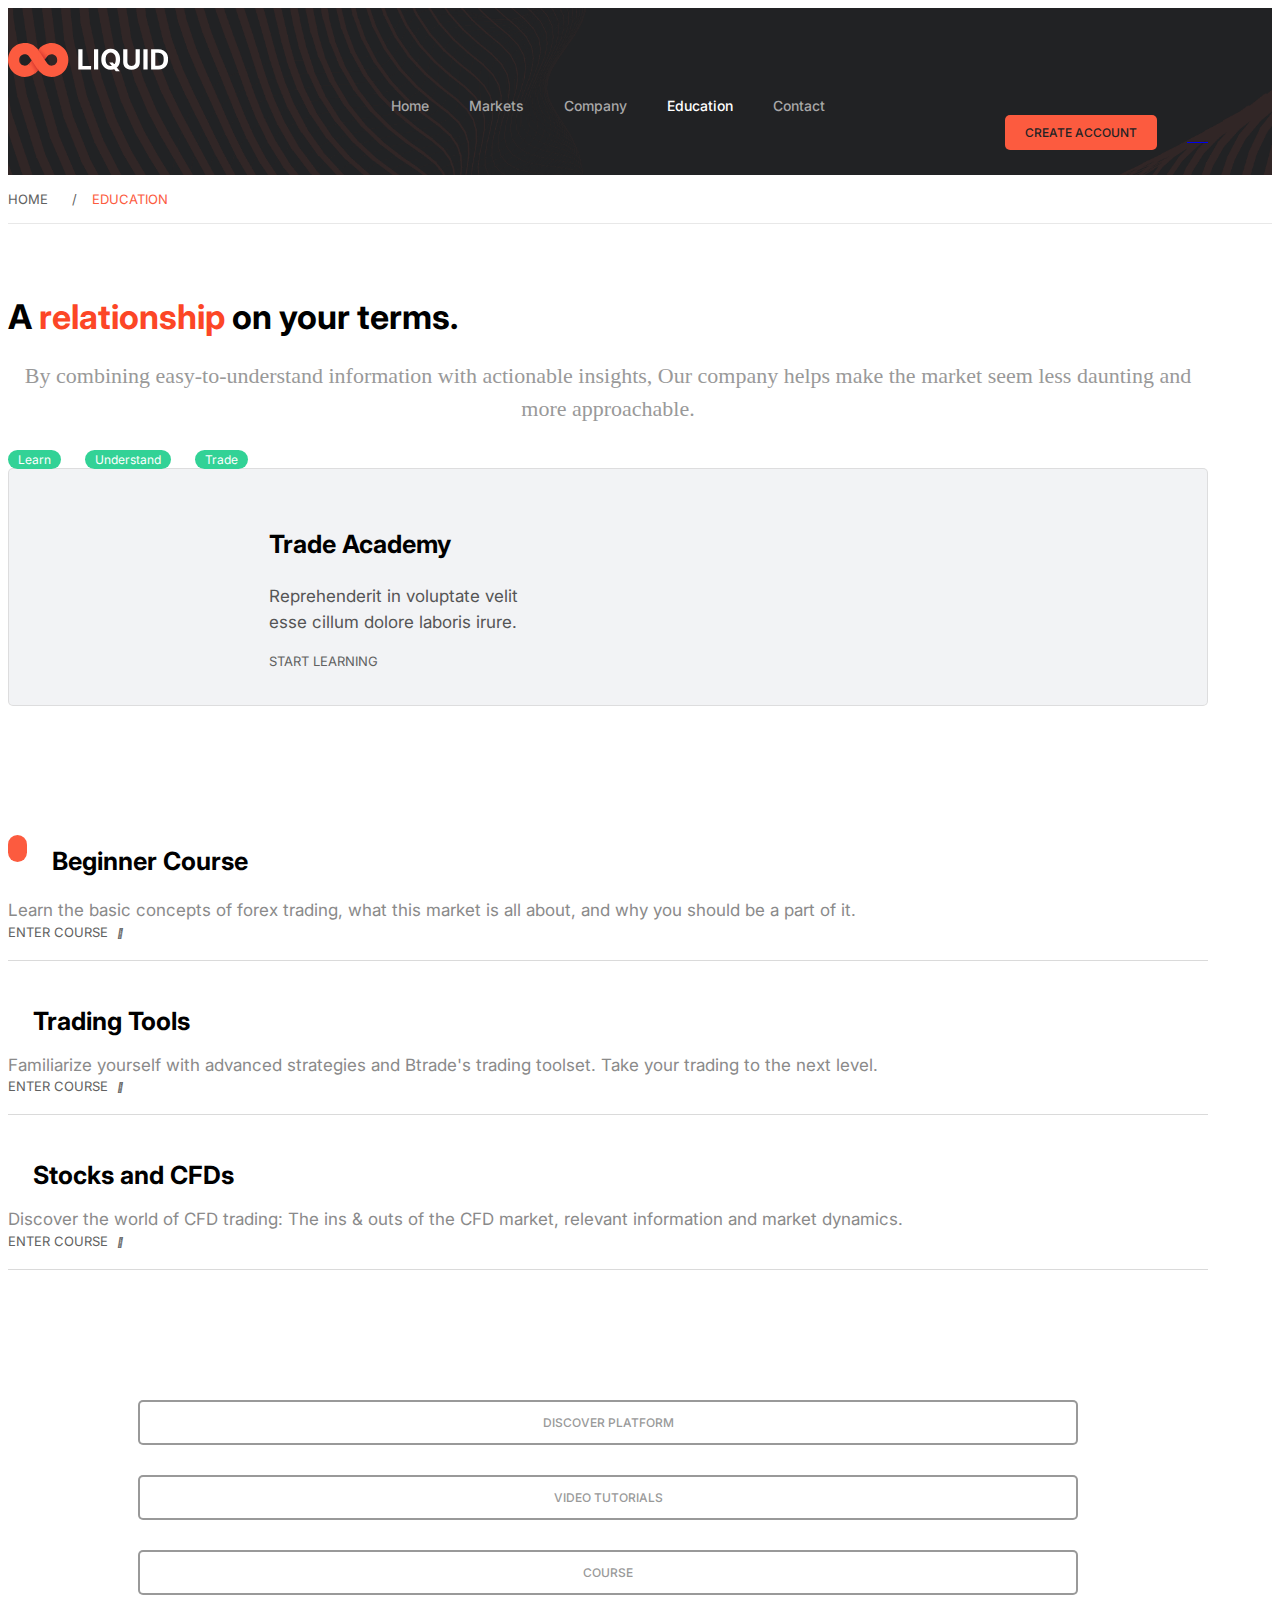
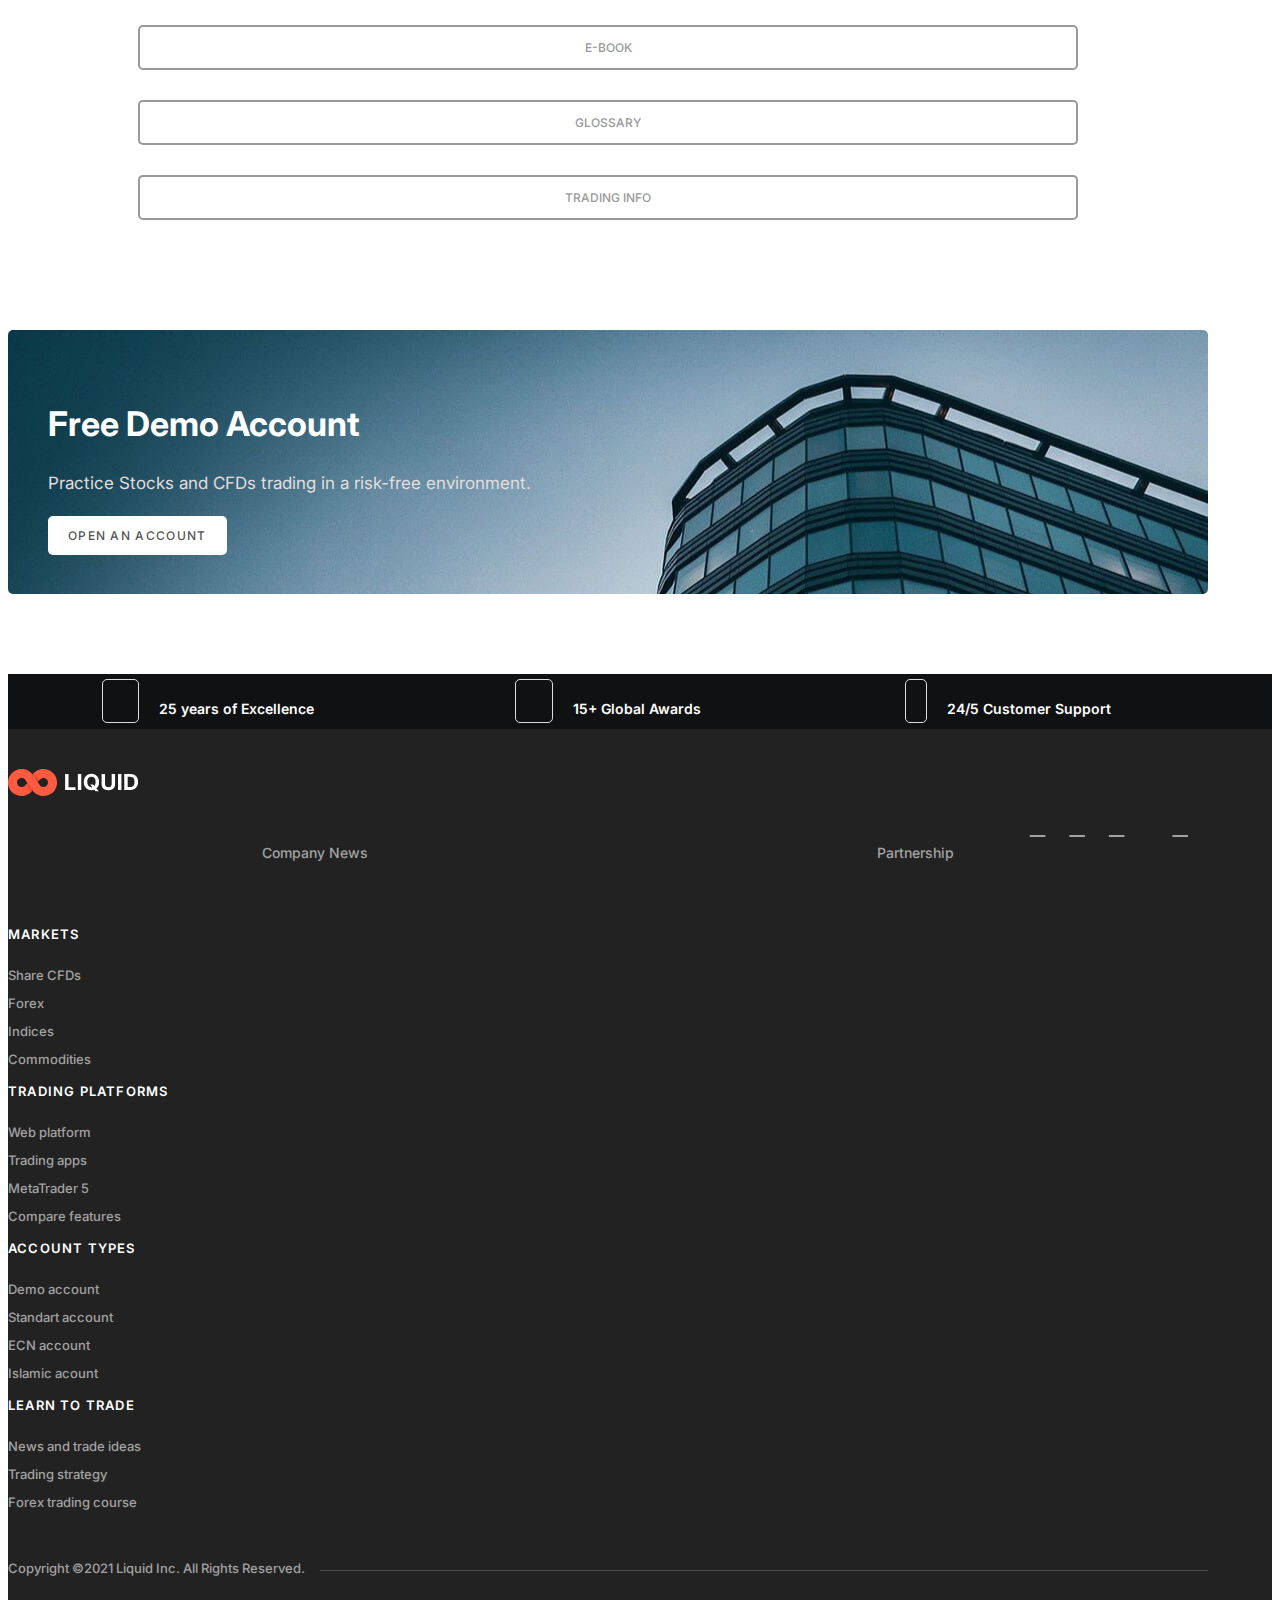
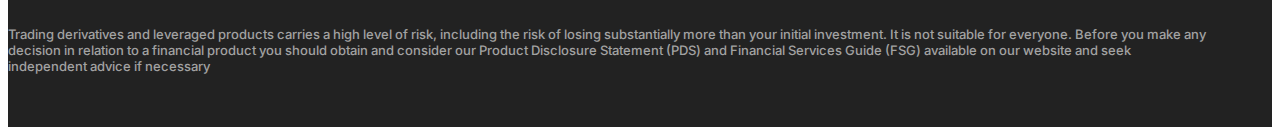
<file: education.html>
<!DOCTYPE html>
<html lang="en">
  <head>
    <meta charset="UTF-8" />
    <meta http-equiv="X-UA-Compatible" content="IE=edge" />
    <meta name="viewport" content="width=device-width, initial-scale=1.0" />
    <link rel="icon" href="img/icon.png" />
    <title>Liquid - Investment Website</title>
    <!-- bootstrap -->
    <link
      href="https://cdn.jsdelivr.net/npm/bootstrap@5.0.0-beta3/dist/css/bootstrap.min.css"
      rel="stylesheet"
      integrity="sha384-eOJMYsd53ii+scO/bJGFsiCZc+5NDVN2yr8+0RDqr0Ql0h+rP48ckxlpbzKgwra6"
      crossorigin="anonymous"
    />
    <link
      rel="stylesheet"
      href="https://maxcdn.bootstrapcdn.com/font-awesome/4.5.0/css/font-awesome.min.css"
    />
    <!-- font awesome -->
    <link
      rel="stylesheet"
      href="https://cdnjs.cloudflare.com/ajax/libs/font-awesome/5.15.3/css/all.min.css"
      integrity="sha512-iBBXm8fW90+nuLcSKlbmrPcLa0OT92xO1BIsZ+ywDWZCvqsWgccV3gFoRBv0z+8dLJgyAHIhR35VZc2oM/gI1w=="
      crossorigin="anonymous"
      referrerpolicy="no-referrer"
    />
    <!-- Google font -->
    <link rel="preconnect" href="https://fonts.googleapis.com" />
    <link rel="preconnect" href="https://fonts.gstatic.com" crossorigin />
    <link
      href="https://fonts.googleapis.com/css2?family=Inter:wght@100;200;300;400;500;600;700;800;900&display=swap"
      rel="stylesheet"
    />
    <!-- main css -->
    <link rel="stylesheet" href="style.css" />
    <link rel="stylesheet" href="responsive.css" />
  </head>
  <body>
    <div class="header-section market-page-1">
      <div class="container">
        <div class="row hdr-row">
          <div class="col-lg-2 col-md-2 col-sm-4 col-">
            <div class="hdr-logo">
              <a href="index.html">
                <img src="img/logo.svg" alt="" />
              </a>
            </div>
          </div>
          <div class="col-lg-7 col-md-7 col-sm-8">
            <div class="hdr-nav">
              <input class="check" type="checkbox">
              <span class="three-dot"><i class="fa fa-bars"></i></span>
              <span class="cross"><i class="fas fa-times"></i></span>
              <ul>
                <li><a href="index.html" >Home</a></li>
                <li><a href="market.html">Markets</a></li>
                <li>
                  <a href="company.html" >Company</a>
                </li>
                <li><a href="education.html" class="actv-nav">Education</a></li>
                <li>
                  <a href="contact.html">Contact</a>
                </li>
                <div class="account-btn non-res-acbtn">
                  <a href="sing-up.html">Create Account</a>
                  <div class="user-login">
                    <a href="log-in.html">
                      <i class="fas fa-user-circle"></i>
                    </a>
                  </div>
                </div>
              </ul>
            </div>
          </div>
          <div class="col-lg-3 col-md-3">
            <div class="account-btn">
              <a href="sing-up.html">Create Account</a>
              <div class="user-login">
                <a href="log-in.html">
                  <i class="fas fa-user-circle"></i>
                </a>
              </div>
            </div>
          </div>
        </div>
      </div>
    </div>

    <div class="market-hdr">
      <div class="container">
        <div class="m-hdr">
          <a href="#">Home</a>
          <span>Education</span>
        </div>
      </div>
    </div>

    <div class="market-terms">
      <div class="container">
        <div class="edu-top">
          <div class="row">
            <div class="col-lg-7 col-md-6 col-sm-12">
              <div class="tool-hdr-left m-tool">
                <h1>A <span>relationship</span> on your terms.</h1>
              </div>
              <div class="banner-text m-bt">
                <p>
                  By combining easy-to-understand information with actionable
                  insights, Our company helps make the market seem less daunting
                  and more approachable.
                </p>
              </div>
              <div class="tool-all">
                <span>Learn</span>
                <i class="fas fa-arrows-alt-h"></i>
                <span>Understand</span>
                <i class="fas fa-arrows-alt-h"></i>
                <span>Trade</span>
              </div>
            </div>
            <div class="col-lg-5 col-md-6 col-sm-12">
              <div class="academy-page">
                <div class="service-text">
                  <h3>Trade Academy</h3>
                  <p>
                    Reprehenderit in voluptate velit <br />
                    esse cillum dolore laboris irure.
                  </p>
                  <a href="#"
                    >Start Learning <i class="fas fa-long-arrow-alt-right"></i
                  ></a>
                </div>
                <div class="academy-icon">
                  <i class="fas fa-user-graduate"></i>
                </div>
              </div>
            </div>
          </div>
        </div>
      </div>
    </div>

    <div class="course-section">
      <div class="container">
        <div class="course-item">
          <div class="row">
            <div class="col-lg-4 col-md-12">
              <div class="course-name">
                <div class="c-icon cou-icon">
                  <i class="fas fa-users"></i>
                </div>
                <div class="c-text cou-text">
                  <h3>Beginner Course</h3>
                </div>
              </div>
            </div>
            <div class="col-lg-6 col-md-12">
              <div class="c-text cou-p">
                <p>
                  Learn the basic concepts of forex trading, what this market is
                  all about, and why you should be a part of it.
                </p>
              </div>
            </div>
            <div class="col-lg-2 col-md-12">
              <div class="service-text cou-i">
                <a href="#"
                  >Enter Course <i class="fas fa-chevron-right"></i></i
                ></a>
              </div>
            </div>
          </div>
        </div>
        <div class="course-item">
            <div class="row">
              <div class="col-lg-4">
                <div class="course-name">
                  <div class="c-icon cou-icon">
                    <i class="fas fa-tools"></i>
                  </div>
                  <div class="c-text cou-text">
                    <h3>Trading Tools</h3>
                  </div>
                </div>
              </div>
              <div class="col-lg-6">
                <div class="c-text cou-p">
                  <p>
                    Familiarize yourself with advanced strategies and Btrade's trading toolset. Take your trading to the next level.
                  </p>
                </div>
              </div>
              <div class="col-lg-2">
                <div class="service-text cou-i">
                  <a href="#"
                    >Enter Course <i class="fas fa-chevron-right"></i></i
                  ></a>
                </div>
              </div>
            </div>
          </div>
          <div class="course-item">
            <div class="row">
              <div class="col-lg-4">
                <div class="course-name">
                  <div class="c-icon cou-icon">
                    <i class="fas fa-chart-area"></i>
                  </div>
                  <div class="c-text cou-text">
                    <h3>Stocks and CFDs</h3>
                  </div>
                </div>
              </div>
              <div class="col-lg-6">
                <div class="c-text cou-p">
                  <p>
                    Discover the world of CFD trading: The ins & outs of the CFD market, relevant information and market dynamics.
                  </p>
                </div>
              </div>
              <div class="col-lg-2">
                <div class="service-text cou-i">
                  <a href="#"
                    >Enter Course <i class="fas fa-chevron-right"></i></i
                  ></a>
                </div>
              </div>
            </div>
          </div>
      </div>
      </div>
    </div>


    <div class="features-section">
        <div class="container">
            <div class="f-inner">
                <div class="row">
                    <div class="col-lg-4">
                        <div class="banner-btn f-btn">
                            <a href="#">Discover Platform</a>
                          </div>
                    </div>
                    <div class="col-lg-4">
                        <div class="banner-btn f-btn">
                            <a href="#">Video Tutorials</a>
                          </div>
                    </div>
                    <div class="col-lg-4">
                        <div class="banner-btn f-btn">
                            <a href="#">Course</a>
                          </div>
                    </div>
                </div>
                <div class="row">
                    <div class="col-lg-4">
                        <div class="banner-btn f-btn">
                            <a href="#">E-Book</a>
                          </div>
                    </div>
                    <div class="col-lg-4">
                        <div class="banner-btn f-btn">
                            <a href="#">Glossary</a>
                          </div>
                    </div>
                    <div class="col-lg-4">
                        <div class="banner-btn f-btn">
                            <a href="#">Trading Info</a>
                          </div>
                    </div>
                </div>
            </div>
        </div>
    </div>


    <div class="demo-acc">
        <div class="container">
            <div class="row">
              <div class="col-lg-12 col-md-12 col-sm-12">
                <div class="demo-bg">
                  <div class="tool-hdr-left m-tool demo-hdr">
                      <h1>Free Demo Account</h1>
                    </div>
                    <div class="c-text cou-p demo-p">
                      <p>
                          Practice Stocks and CFDs trading in a risk-free environment.
                      </p>
                    </div>
                    <div class="demo-btn">
                        <a href="#">Open An Account</a>
                    </div>
              </div>
              </div>
            </div>
        </div>
    </div>


    <div class="payment-btm">
      <div class="container">
        <div class="payment-btm-item">
          <div class="pbi-all">
            <div class="pbi-icon">
              <i class="fas fa-history"></i>
            </div>
            <div class="pbi-name">
              <p>25 years of Excellence</p>
            </div>
          </div>
          <div class="pbi-all">
            <div class="pbi-icon">
              <i class="fas fa-trophy"></i>
            </div>
            <div class="pbi-name">
              <p>15+ Global Awards</p>
            </div>
          </div>
          <div class="pbi-all">
            <div class="pbi-icon">
              <i class="fas fa-phone-alt"></i>
            </div>
            <div class="pbi-name">
              <p>24/5 Customer Support</p>
            </div>
          </div>
        </div>
      </div>
    </div>

    <div class="footer-section">
      <div class="container">
        <div class="fooetr-hdr">
          <div class="row">
            <div class="col-lg-6 col-md-6 col-sm-4 fl">
              <div class="footer-hdr-img">
                <a href="index.html">
                  <img src="img/logo.svg" alt="" />
                </a>
              </div>
            </div>
            <div class="col-lg-3 col-md-6 col-sm-8 fr">
              <div class="footer-social">
                <ul>
                  <li><a href="#"><i class="fab fa-facebook-square"></i></a></li>
                  <li><a href="#"><i class="fab fa-twitter"></i></a></li>
                  <li><a href="#"><i class="fab fa-youtube"></i></a></li>
                  <li><a href="#"><i class="fab fa-telegram-plane"></i></a></li>
                  <li><a href="#"><i class="fab fa-instagram"></i></a></li>
                </ul>
              </div>
            </div>
            <div class="col-lg-3 col-md-6 col-sm-12">
              <div class="f-last-text">
                <a href="#">
                  Company News
                </a>
                <a href="#">
                  Partnership
                </a>
              </div>
            </div>
          </div>
        </div>
        <div class="footer-item">
          <div class="row">
            <div class="col-lg-3 col-md-6 col-sm-6">
              <div class="footer-item-details">
                <ul>
                  <li class="list-mb">Markets</li>
                  <li><a href="#">Share CFDs</a></li>
                  <li><a href="#">Forex</a></li>
                  <li><a href="#">Indices</a></li>
                  <li><a href="#">Commodities</a></li>
                </ul>
              </div>
            </div>
            <div class="col-lg-3 col-md-6 col-sm-6">
              <div class="footer-item-details">
                <ul>
                  <li class="list-mb">Trading Platforms</li>
                  <li><a href="#">Web platform</a></li>
                  <li><a href="#">Trading apps</a></li>
                  <li><a href="#">MetaTrader 5</a></li>
                  <li><a href="#">Compare features</a></li>
                </ul>
              </div>
            </div>
            <div class="col-lg- col-md-6 col-sm-6">
              <div class="footer-item-details">
                <ul>
                  <li class="list-mb">Account Types</li>
                  <li><a href="#">Demo account</a></li>
                  <li><a href="#">Standart account</a></li>
                  <li><a href="#">ECN account</a></li>
                  <li><a href="#">Islamic acount</a></li>
                </ul>
              </div>
            </div>
            <div class="col-lg-3 col-md-6 col-sm-6">
              <div class="footer-item-details">
                <ul>
                  <li class="list-mb">Learn to Trade</li>
                  <li><a href="#">News and trade ideas</a></li>
                  <li><a href="#">Trading strategy</a></li>
                  <li><a href="#">Forex trading course</a></li>
                </ul>
              </div>
            </div>
          </div>
        </div>
        <div class="footer-copyright">
          <p><span>Copyright ©2021 Liquid Inc. All Rights Reserved.</span></p>
        </div>
        <div class="footer-trade-text">
          <p>Trading derivatives and leveraged products carries a high level of risk, including the risk of losing substantially more than your initial investment. It is not suitable for everyone. Before you make any decision in relation to a financial product you should obtain and consider our Product Disclosure Statement (PDS) and Financial Services Guide (FSG) available on our website and seek independent advice if necessary</p>
        </div>
        <div class="click-to-top-btn">
          <a href="#"><i class="fas fa-chevron-up"></i></a>
        </div>
      </div>
    </div>


    <script
      src="https://cdn.jsdelivr.net/npm/bootstrap@5.0.0-beta3/dist/js/bootstrap.bundle.min.js"
      integrity="sha384-JEW9xMcG8R+pH31jmWH6WWP0WintQrMb4s7ZOdauHnUtxwoG2vI5DkLtS3qm9Ekf"
      crossorigin="anonymous"
    ></script>
  </body>
</html>
</file>
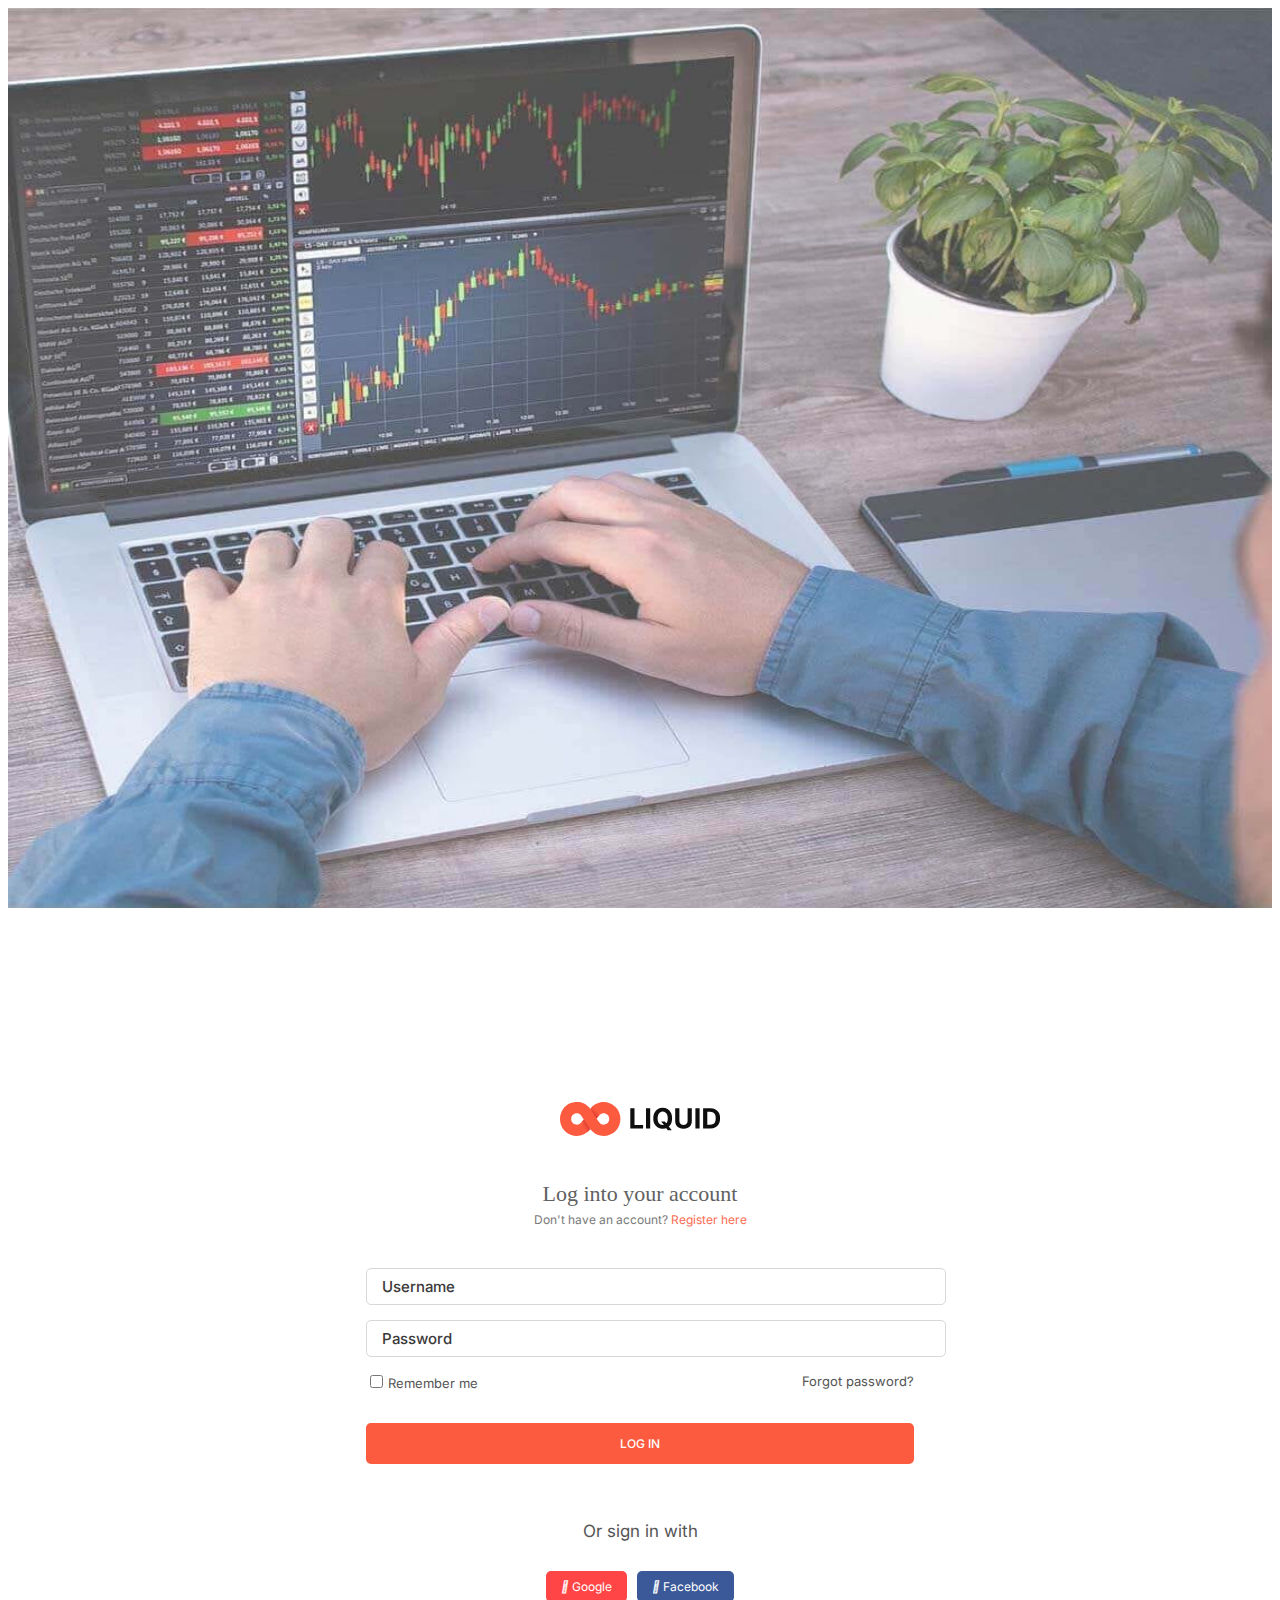
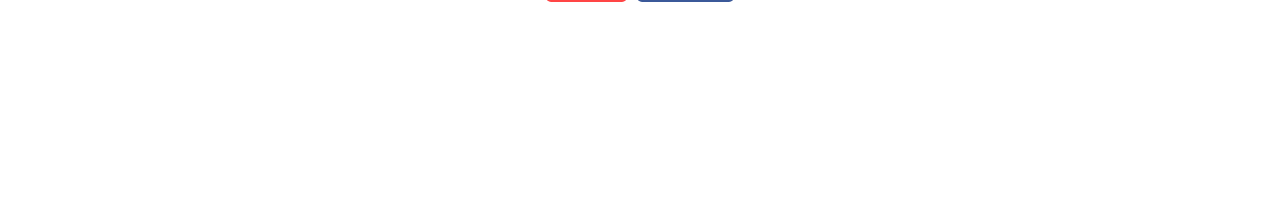
<file: log-in.html>
<!DOCTYPE html>
<html lang="en">
  <head>
    <meta charset="UTF-8" />
    <meta http-equiv="X-UA-Compatible" content="IE=edge" />
    <meta name="viewport" content="width=device-width, initial-scale=1.0" />
    <link rel="icon" href="img/icon.png" />
    <title>Liquid - Investment Website</title>
    <!-- bootstrap -->
    <link
      href="https://cdn.jsdelivr.net/npm/bootstrap@5.0.0-beta3/dist/css/bootstrap.min.css"
      rel="stylesheet"
      integrity="sha384-eOJMYsd53ii+scO/bJGFsiCZc+5NDVN2yr8+0RDqr0Ql0h+rP48ckxlpbzKgwra6"
      crossorigin="anonymous"
    />
    <link
      rel="stylesheet"
      href="https://maxcdn.bootstrapcdn.com/font-awesome/4.5.0/css/font-awesome.min.css"
    />
    <!-- font awesome -->
    <link
      rel="stylesheet"
      href="https://cdnjs.cloudflare.com/ajax/libs/font-awesome/5.15.3/css/all.min.css"
      integrity="sha512-iBBXm8fW90+nuLcSKlbmrPcLa0OT92xO1BIsZ+ywDWZCvqsWgccV3gFoRBv0z+8dLJgyAHIhR35VZc2oM/gI1w=="
      crossorigin="anonymous"
      referrerpolicy="no-referrer"
    />
    <!-- Google font -->
    <link rel="preconnect" href="https://fonts.googleapis.com" />
    <link rel="preconnect" href="https://fonts.gstatic.com" crossorigin />
    <link
      href="https://fonts.googleapis.com/css2?family=Inter:wght@100;200;300;400;500;600;700;800;900&display=swap"
      rel="stylesheet"
    />
    <!-- main css -->
    <link rel="stylesheet" href="style.css" />
    <link rel="stylesheet" href="responsive.css" />
  </head>
  <body>
    <div class="log-in-section">
      <div class="container-fluid">
        <div class="row">
          <div class="col-lg-7 col-md-0">
            <div class="log-in-left">
              <img src="img/log-in.jpg" alt="" />
            </div>
          </div>
          <div class="col-lg-5 col-md-12">
            <div class="log-in-right">
              <div class="hdr-logo log-logo">
                <a href="index.html">
                  <img src="img/log-in-logo.svg" alt="" />
                </a>
              </div>
              <div class="banner-text m-bt log-reg">
                <p>Log into your account</p>
                <span
                  >Don't have an account?
                  <a href="sing-up.html">Register here</a></span
                >
              </div>
              <div class="contact-left log-form">
                <span
                  ><input type="text" placeholder="Username" />
                  <i class="fas fa-user"></i
                ></span>
                <span
                  ><input type="password" placeholder="Password" /><i
                    class="fas fa-lock"
                  ></i
                ></span>
                <div class="rem-pass">
                  <span
                    ><input type="checkbox" class="w-none" />Remember me
                  </span>
                  <a href="#"><span>Forgot password?</span></a>
                </div>
                <div class="submit-btn">
                  <a href="#">Log In</a>
                </div>
                <div class="log-other">
                  <div class="c-text cou-p log-p">
                    <p>Or sign in with</p>
                  </div>
                  <div class="log-other-social">
                    <p class="google"><i class="fab fa-google"></i> Google</p>
                    <p class="facebook">
                      <i class="fab fa-facebook-f"></i> Facebook
                    </p>
                  </div>
                </div>
              </div>
            </div>
          </div>
        </div>
      </div>
    </div>

    <script
      src="https://cdn.jsdelivr.net/npm/bootstrap@5.0.0-beta3/dist/js/bootstrap.bundle.min.js"
      integrity="sha384-JEW9xMcG8R+pH31jmWH6WWP0WintQrMb4s7ZOdauHnUtxwoG2vI5DkLtS3qm9Ekf"
      crossorigin="anonymous"
    ></script>
  </body>
</html>
</file>
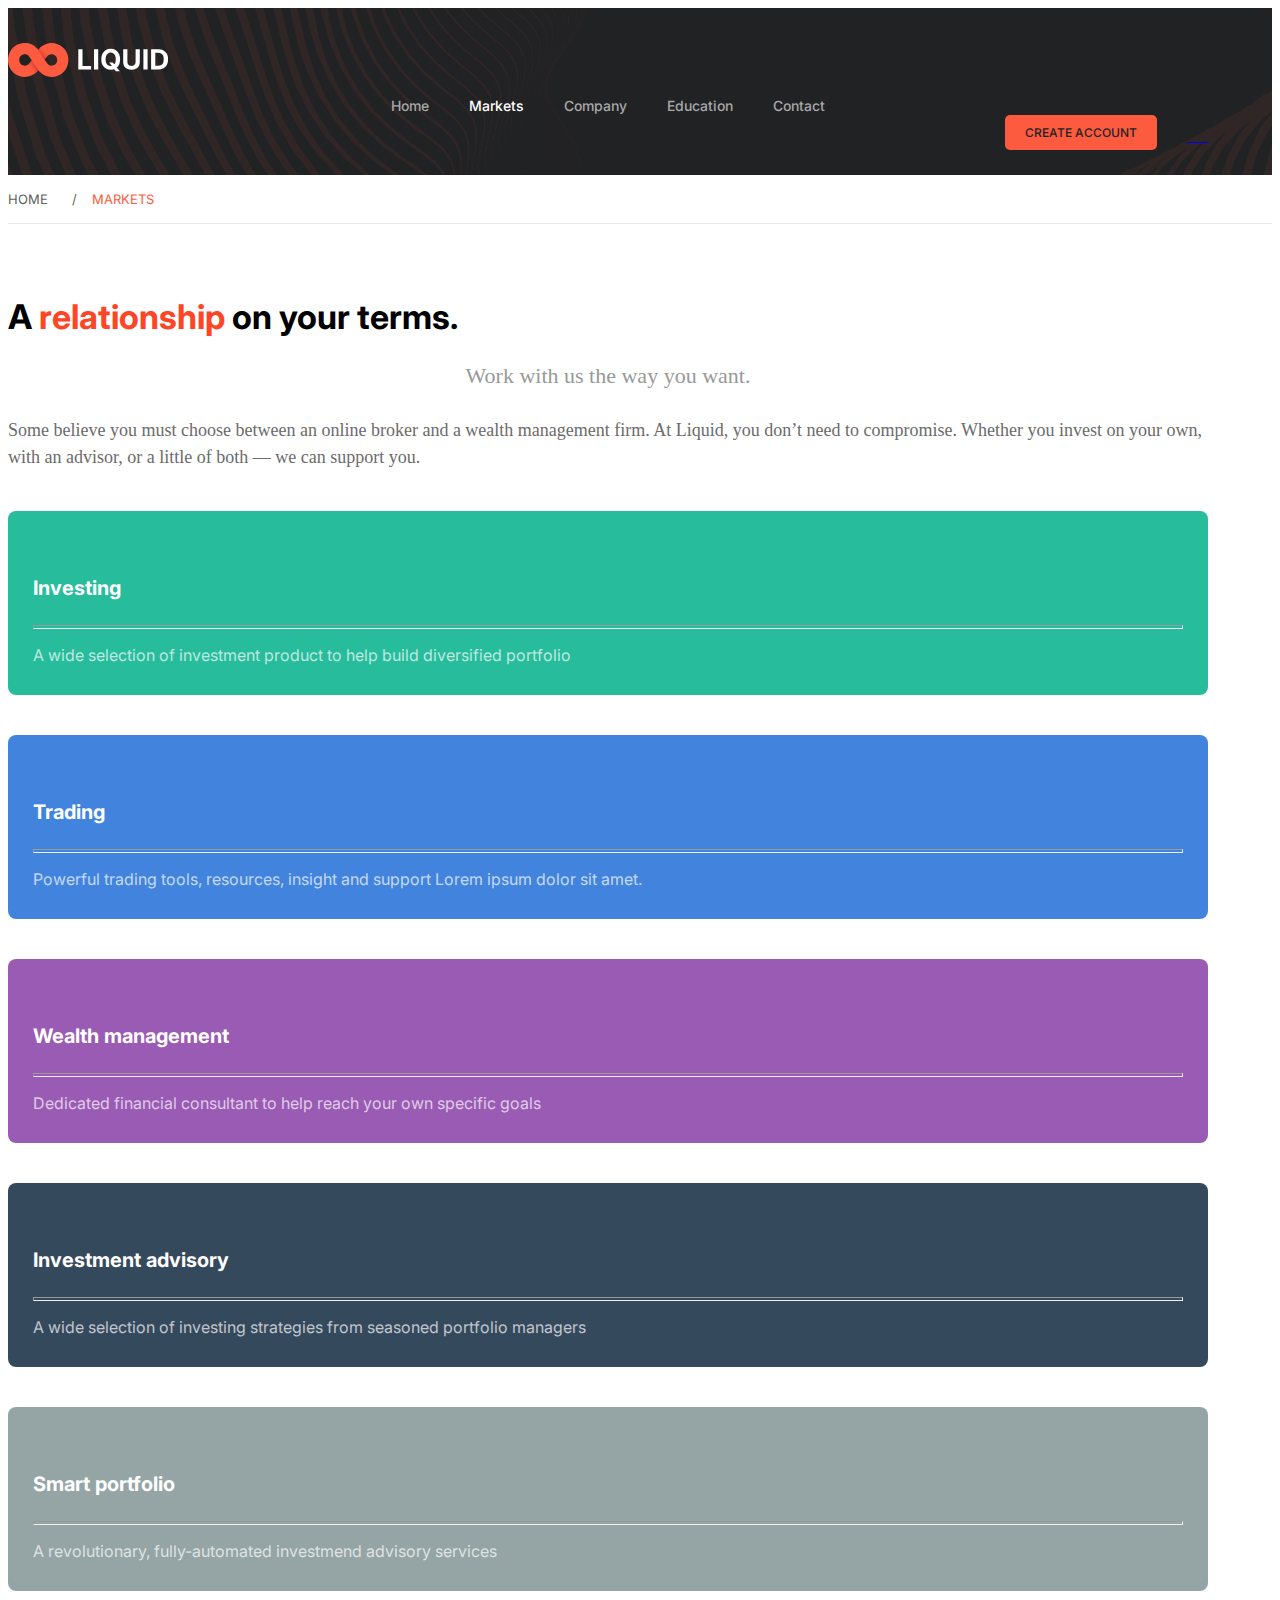
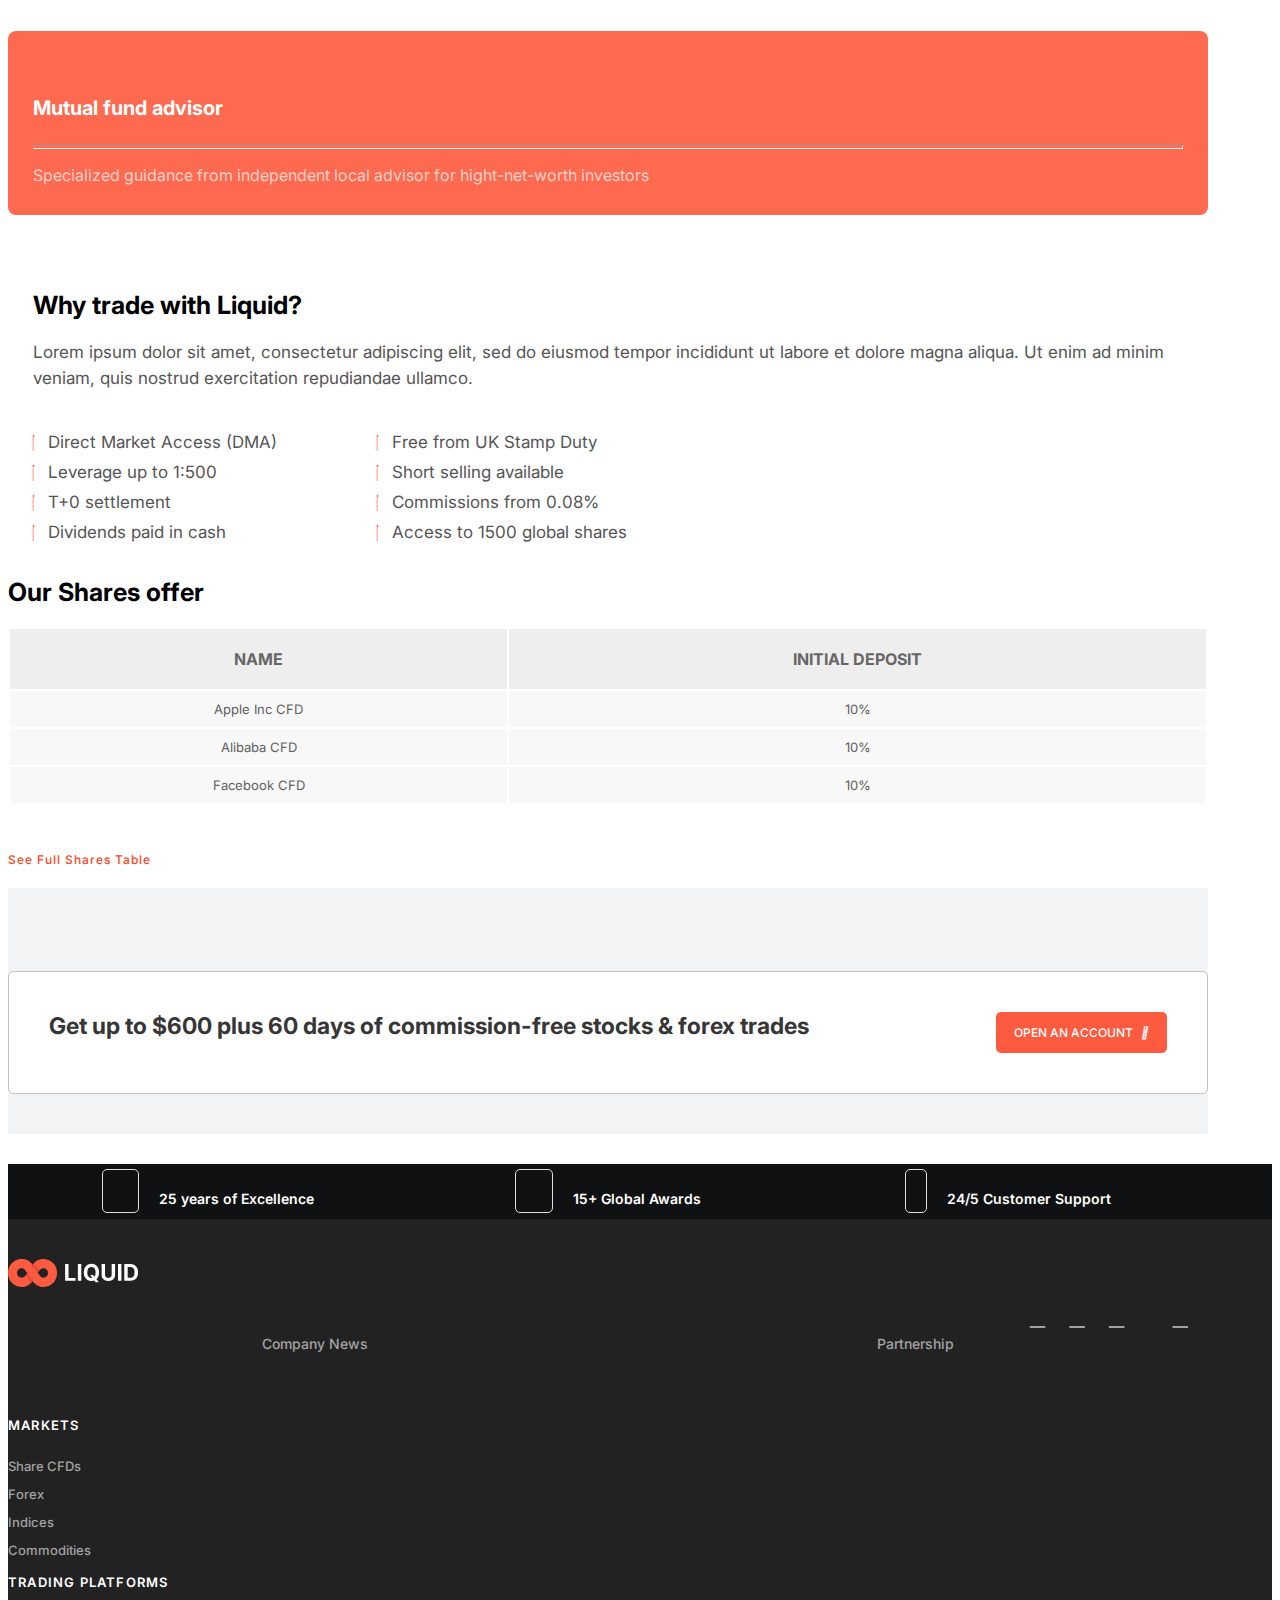
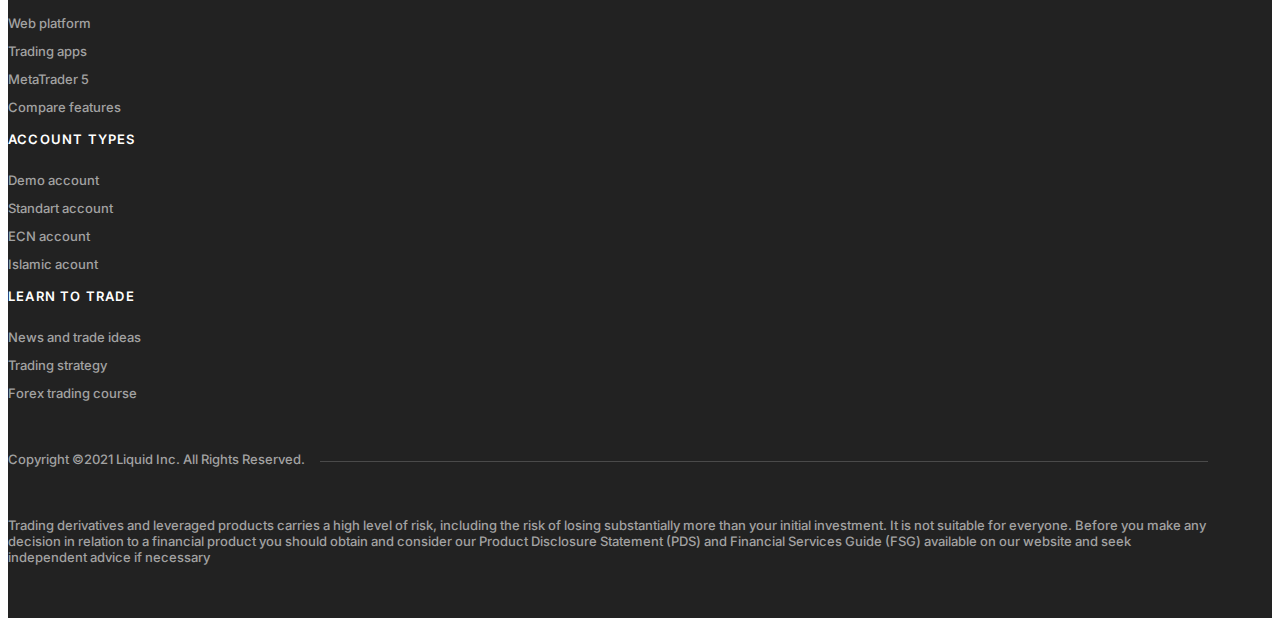
<file: market.html>
<!DOCTYPE html>
<html lang="en">
  <head>
    <meta charset="UTF-8" />
    <meta http-equiv="X-UA-Compatible" content="IE=edge" />
    <meta name="viewport" content="width=device-width, initial-scale=1.0" />
    <link rel="icon" href="img/icon.png" />
    <title>Liquid - Investment Website</title>
    <!-- bootstrap -->
    <link
      href="https://cdn.jsdelivr.net/npm/bootstrap@5.0.0-beta3/dist/css/bootstrap.min.css"
      rel="stylesheet"
      integrity="sha384-eOJMYsd53ii+scO/bJGFsiCZc+5NDVN2yr8+0RDqr0Ql0h+rP48ckxlpbzKgwra6"
      crossorigin="anonymous"
    />
    <link
      rel="stylesheet"
      href="https://maxcdn.bootstrapcdn.com/font-awesome/4.5.0/css/font-awesome.min.css"
    />
    <!-- font awesome -->
    <link
      rel="stylesheet"
      href="https://cdnjs.cloudflare.com/ajax/libs/font-awesome/5.15.3/css/all.min.css"
      integrity="sha512-iBBXm8fW90+nuLcSKlbmrPcLa0OT92xO1BIsZ+ywDWZCvqsWgccV3gFoRBv0z+8dLJgyAHIhR35VZc2oM/gI1w=="
      crossorigin="anonymous"
      referrerpolicy="no-referrer"
    />
    <!-- Google font -->
    <link rel="preconnect" href="https://fonts.googleapis.com" />
    <link rel="preconnect" href="https://fonts.gstatic.com" crossorigin />
    <link
      href="https://fonts.googleapis.com/css2?family=Inter:wght@100;200;300;400;500;600;700;800;900&display=swap"
      rel="stylesheet"
    />
    <!-- main css -->
    <link rel="stylesheet" href="style.css" />
    <link rel="stylesheet" href="responsive.css" />
  </head>
  <body>
    <div class="header-section market-page-1">
      <div class="container">
        <div class="row hdr-row">
          <div class="col-lg-2 col-md-2 col-sm-4 col-">
            <div class="hdr-logo">
              <a href="index.html">
                <img src="img/logo.svg" alt="" />
              </a>
            </div>
          </div>
          <div class="col-lg-7 col-md-7 col-sm-8">
            <div class="hdr-nav">
              <input class="check" type="checkbox" />
              <span class="three-dot"><i class="fa fa-bars"></i></span>
              <span class="cross"><i class="fas fa-times"></i></span>
              <ul>
                <li><a href="index.html">Home</a></li>
                <li><a href="market.html" class="actv-nav">Markets</a></li>
                <li>
                  <a href="company.html">Company</a>
                </li>
                <li><a href="education.html">Education</a></li>
                <li>
                  <a href="contact.html">Contact</a>
                </li>
                <div class="account-btn non-res-acbtn">
                  <a href="sing-up.html">Create Account</a>
                  <div class="user-login">
                    <a href="log-in.html">
                      <i class="fas fa-user-circle"></i>
                    </a>
                  </div>
                </div>
              </ul>
            </div>
          </div>
          <div class="col-lg-3 col-md-3">
            <div class="account-btn">
              <a href="sing-up.html">Create Account</a>
              <div class="user-login">
                <a href="log-in.html">
                  <i class="fas fa-user-circle"></i>
                </a>
              </div>
            </div>
          </div>
        </div>
      </div>
    </div>

    <div class="market-hdr">
      <div class="container">
        <div class="m-hdr">
          <a href="#">Home</a>
          <span>Markets</span>
        </div>
      </div>
    </div>

    <div class="market-terms">
      <div class="container">
        <div class="tool-hdr-left m-tool">
          <h1>A <span>relationship</span> on your terms.</h1>
        </div>
        <div class="banner-text m-bt">
          <p>Work with us the way you want.</p>
        </div>
        <div class="tool-id-text m-tit">
          <p>
            Some believe you must choose between an online broker and a wealth
            management firm. At Liquid, you don’t need to compromise. Whether
            you invest on your own, with an advisor, or a little of both — we
            can support you.
          </p>
        </div>
      </div>
    </div>

    <div class="market-details">
      <div class="container">
        <div class="market-item">
          <div class="row">
            <div class="col-lg-4 col-md-6 col-sm-12">
              <div class="market-d">
                <div class="market-d-icon">
                  <i class="fas fa-seedling"></i>
                </div>
                <div class="rdi-right">
                  <h5 class="m-click">
                    <a href="#">Investing</a>
                    <i class="fas fa-chevron-right"></i>
                  </h5>
                </div>
                <div class="m-hr">
                  <hr />
                </div>
                <div class="md-text">
                  <p>
                    A wide selection of investment product to help build
                    diversified portfolio
                  </p>
                </div>
              </div>
            </div>
            <div class="col-lg-4 col-md-6 col-sm-12">
              <div class="market-d m-blue">
                <div class="market-d-icon">
                  <i class="fas fa-chart-bar"></i>
                </div>
                <div class="rdi-right">
                  <h5 class="m-click">
                    <a href="#">Trading</a> <i class="fas fa-chevron-right"></i>
                  </h5>
                </div>
                <div class="m-hr">
                  <hr />
                </div>
                <div class="md-text">
                  <p>
                    Powerful trading tools, resources, insight and support Lorem
                    ipsum dolor sit amet.
                  </p>
                </div>
              </div>
            </div>
            <div class="col-lg-4 col-md-6 col-sm-12">
              <div class="market-d m-purple">
                <div class="market-d-icon">
                  <i class="fas fa-chart-pie"></i>
                </div>
                <div class="rdi-right">
                  <h5 class="m-click">
                    <a href="#">Wealth management</a>
                    <i class="fas fa-chevron-right"></i>
                  </h5>
                </div>
                <div class="m-hr">
                  <hr />
                </div>
                <div class="md-text">
                  <p>
                    Dedicated financial consultant to help reach your own
                    specific goals
                  </p>
                </div>
              </div>
            </div>
            <div class="col-lg-4 col-md-6 col-sm-12">
              <div class="market-d m-dark">
                <div class="market-d-icon">
                  <i class="fas fa-chalkboard-teacher"></i>
                </div>
                <div class="rdi-right">
                  <h5 class="m-click">
                    <a href="#">Investment advisory</a>
                    <i class="fas fa-chevron-right"></i>
                  </h5>
                </div>
                <div class="m-hr">
                  <hr />
                </div>
                <div class="md-text">
                  <p>
                    A wide selection of investing strategies from seasoned
                    portfolio managers
                  </p>
                </div>
              </div>
            </div>
            <div class="col-lg-4 col-md-6 col-sm-12">
              <div class="market-d m-light">
                <div class="market-d-icon">
                  <i class="fas fa-funnel-dollar"></i>
                </div>
                <div class="rdi-right">
                  <h5 class="m-click">
                    <a href="#">Smart portfolio</a>
                    <i class="fas fa-chevron-right"></i>
                  </h5>
                </div>
                <div class="m-hr">
                  <hr />
                </div>
                <div class="md-text">
                  <p>
                    A revolutionary, fully-automated investmend advisory
                    services
                  </p>
                </div>
              </div>
            </div>
            <div class="col-lg-4 col-md-6 col-sm-12">
              <div class="market-d m-orange">
                <div class="market-d-icon">
                  <i class="fas fa-handshake"></i>
                </div>
                <div class="rdi-right">
                  <h5 class="m-click">
                    <a href="#">Mutual fund advisor</a>
                    <i class="fas fa-chevron-right"></i>
                  </h5>
                </div>
                <div class="m-hr">
                  <hr />
                </div>
                <div class="md-text">
                  <p>
                    Specialized guidance from independent local advisor for
                    hight-net-worth investors
                  </p>
                </div>
              </div>
            </div>
          </div>
        </div>
      </div>
    </div>

    <div class="share-offer-section">
      <div class="container">
        <div class="row">
          <div class="col-lg-8 col-md-12">
            <div class="trade-left">
              <div class="trade-icon">
                <i class="fas fa-money-bill-wave"></i>
              </div>
              <div class="trade-text">
                <div class="service-text">
                  <h3 class="st-h3">Why trade with Liquid?</h3>
                  <p class="st-p">
                    Lorem ipsum dolor sit amet, consectetur adipiscing elit, sed
                    do eiusmod tempor incididunt ut labore et dolore magna
                    aliqua. Ut enim ad minim veniam, quis nostrud exercitation
                    repudiandae ullamco.
                  </p>
                </div>
                <div class="trade-list">
                  <div class="tl-left">
                    <ul>
                      <li>
                        <i class="fas fa-check"></i>Direct Market Access (DMA)
                      </li>
                      <li><i class="fas fa-check"></i>Leverage up to 1:500</li>
                      <li><i class="fas fa-check"></i>T+0 settlement</li>
                      <li>
                        <i class="fas fa-check"></i>Dividends paid in cash
                      </li>
                    </ul>
                  </div>
                  <div class="tl-left">
                    <ul>
                      <li>
                        <i class="fas fa-check"></i>Free from UK Stamp Duty
                      </li>
                      <li>
                        <i class="fas fa-check"></i>Short selling available
                      </li>
                      <li>
                        <i class="fas fa-check"></i>Commissions from 0.08%
                      </li>
                      <li>
                        <i class="fas fa-check"></i>Access to 1500 global shares
                      </li>
                    </ul>
                  </div>
                </div>
              </div>
            </div>
          </div>
          <div class="col-lg-4 col-md-12">
            <div class="service-text">
              <h3 class="st-h3">Our Shares offer</h3>
            </div>
            <div class="offer-list">
              <table>
                <thead>
                  <tr>
                    <th>Name</th>
                    <th>Initial Deposit</th>
                  </tr>
                </thead>
                <tbody>
                  <tr>
                    <td>Apple Inc CFD</td>
                    <td>10%</td>
                  </tr>
                  <tr>
                    <td>Alibaba CFD</td>
                    <td>10%</td>
                  </tr>
                  <tr>
                    <td>Facebook CFD</td>
                    <td>10%</td>
                  </tr>
                </tbody>
              </table>
            </div>
            <div class="offer-full">
              <a href="#">See Full Shares Table</a>
            </div>
          </div>
        </div>
        <div class="row">
          <div class="col-lg-12">
            <div class="payment-optn offer-optn">
              <p>
                Get up to $600 plus 60 days of commission-free stocks & forex
                trades
                <a href="#"
                  >Open an Account <i class="fas fa-chevron-right r-arrow"></i
                ></a>
              </p>
            </div>
          </div>
        </div>
      </div>
    </div>

    <div class="payment-btm">
      <div class="container">
        <div class="payment-btm-item">
          <div class="pbi-all">
            <div class="pbi-icon">
              <i class="fas fa-history"></i>
            </div>
            <div class="pbi-name">
              <p>25 years of Excellence</p>
            </div>
          </div>
          <div class="pbi-all">
            <div class="pbi-icon">
              <i class="fas fa-trophy"></i>
            </div>
            <div class="pbi-name">
              <p>15+ Global Awards</p>
            </div>
          </div>
          <div class="pbi-all">
            <div class="pbi-icon">
              <i class="fas fa-phone-alt"></i>
            </div>
            <div class="pbi-name">
              <p>24/5 Customer Support</p>
            </div>
          </div>
        </div>
      </div>
    </div>

    <div class="footer-section">
      <div class="container">
        <div class="fooetr-hdr">
          <div class="row">
            <div class="col-lg-6 col-md-6 col-sm-4 fl">
              <div class="footer-hdr-img">
                <a href="index.html">
                  <img src="img/logo.svg" alt="" />
                </a>
              </div>
            </div>
            <div class="col-lg-3 col-md-6 col-sm-8 fr">
              <div class="footer-social">
                <ul>
                  <li>
                    <a href="#"><i class="fab fa-facebook-square"></i></a>
                  </li>
                  <li>
                    <a href="#"><i class="fab fa-twitter"></i></a>
                  </li>
                  <li>
                    <a href="#"><i class="fab fa-youtube"></i></a>
                  </li>
                  <li>
                    <a href="#"><i class="fab fa-telegram-plane"></i></a>
                  </li>
                  <li>
                    <a href="#"><i class="fab fa-instagram"></i></a>
                  </li>
                </ul>
              </div>
            </div>
            <div class="col-lg-3 col-md-6 col-sm-12">
              <div class="f-last-text">
                <a href="#"> Company News </a>
                <a href="#"> Partnership </a>
              </div>
            </div>
          </div>
        </div>
        <div class="footer-item">
          <div class="row">
            <div class="col-lg-3 col-md-6 col-sm-6">
              <div class="footer-item-details">
                <ul>
                  <li class="list-mb">Markets</li>
                  <li><a href="#">Share CFDs</a></li>
                  <li><a href="#">Forex</a></li>
                  <li><a href="#">Indices</a></li>
                  <li><a href="#">Commodities</a></li>
                </ul>
              </div>
            </div>
            <div class="col-lg-3 col-md-6 col-sm-6">
              <div class="footer-item-details">
                <ul>
                  <li class="list-mb">Trading Platforms</li>
                  <li><a href="#">Web platform</a></li>
                  <li><a href="#">Trading apps</a></li>
                  <li><a href="#">MetaTrader 5</a></li>
                  <li><a href="#">Compare features</a></li>
                </ul>
              </div>
            </div>
            <div class="col-lg- col-md-6 col-sm-6">
              <div class="footer-item-details">
                <ul>
                  <li class="list-mb">Account Types</li>
                  <li><a href="#">Demo account</a></li>
                  <li><a href="#">Standart account</a></li>
                  <li><a href="#">ECN account</a></li>
                  <li><a href="#">Islamic acount</a></li>
                </ul>
              </div>
            </div>
            <div class="col-lg-3 col-md-6 col-sm-6">
              <div class="footer-item-details">
                <ul>
                  <li class="list-mb">Learn to Trade</li>
                  <li><a href="#">News and trade ideas</a></li>
                  <li><a href="#">Trading strategy</a></li>
                  <li><a href="#">Forex trading course</a></li>
                </ul>
              </div>
            </div>
          </div>
        </div>
        <div class="footer-copyright">
          <p><span>Copyright ©2021 Liquid Inc. All Rights Reserved.</span></p>
        </div>
        <div class="footer-trade-text">
          <p>
            Trading derivatives and leveraged products carries a high level of
            risk, including the risk of losing substantially more than your
            initial investment. It is not suitable for everyone. Before you make
            any decision in relation to a financial product you should obtain
            and consider our Product Disclosure Statement (PDS) and Financial
            Services Guide (FSG) available on our website and seek independent
            advice if necessary
          </p>
        </div>
        <div class="click-to-top-btn">
          <a href="#"><i class="fas fa-chevron-up"></i></a>
        </div>
      </div>
    </div>

    <script
      src="https://cdn.jsdelivr.net/npm/bootstrap@5.0.0-beta3/dist/js/bootstrap.bundle.min.js"
      integrity="sha384-JEW9xMcG8R+pH31jmWH6WWP0WintQrMb4s7ZOdauHnUtxwoG2vI5DkLtS3qm9Ekf"
      crossorigin="anonymous"
    ></script>
  </body>
</html>
</file>
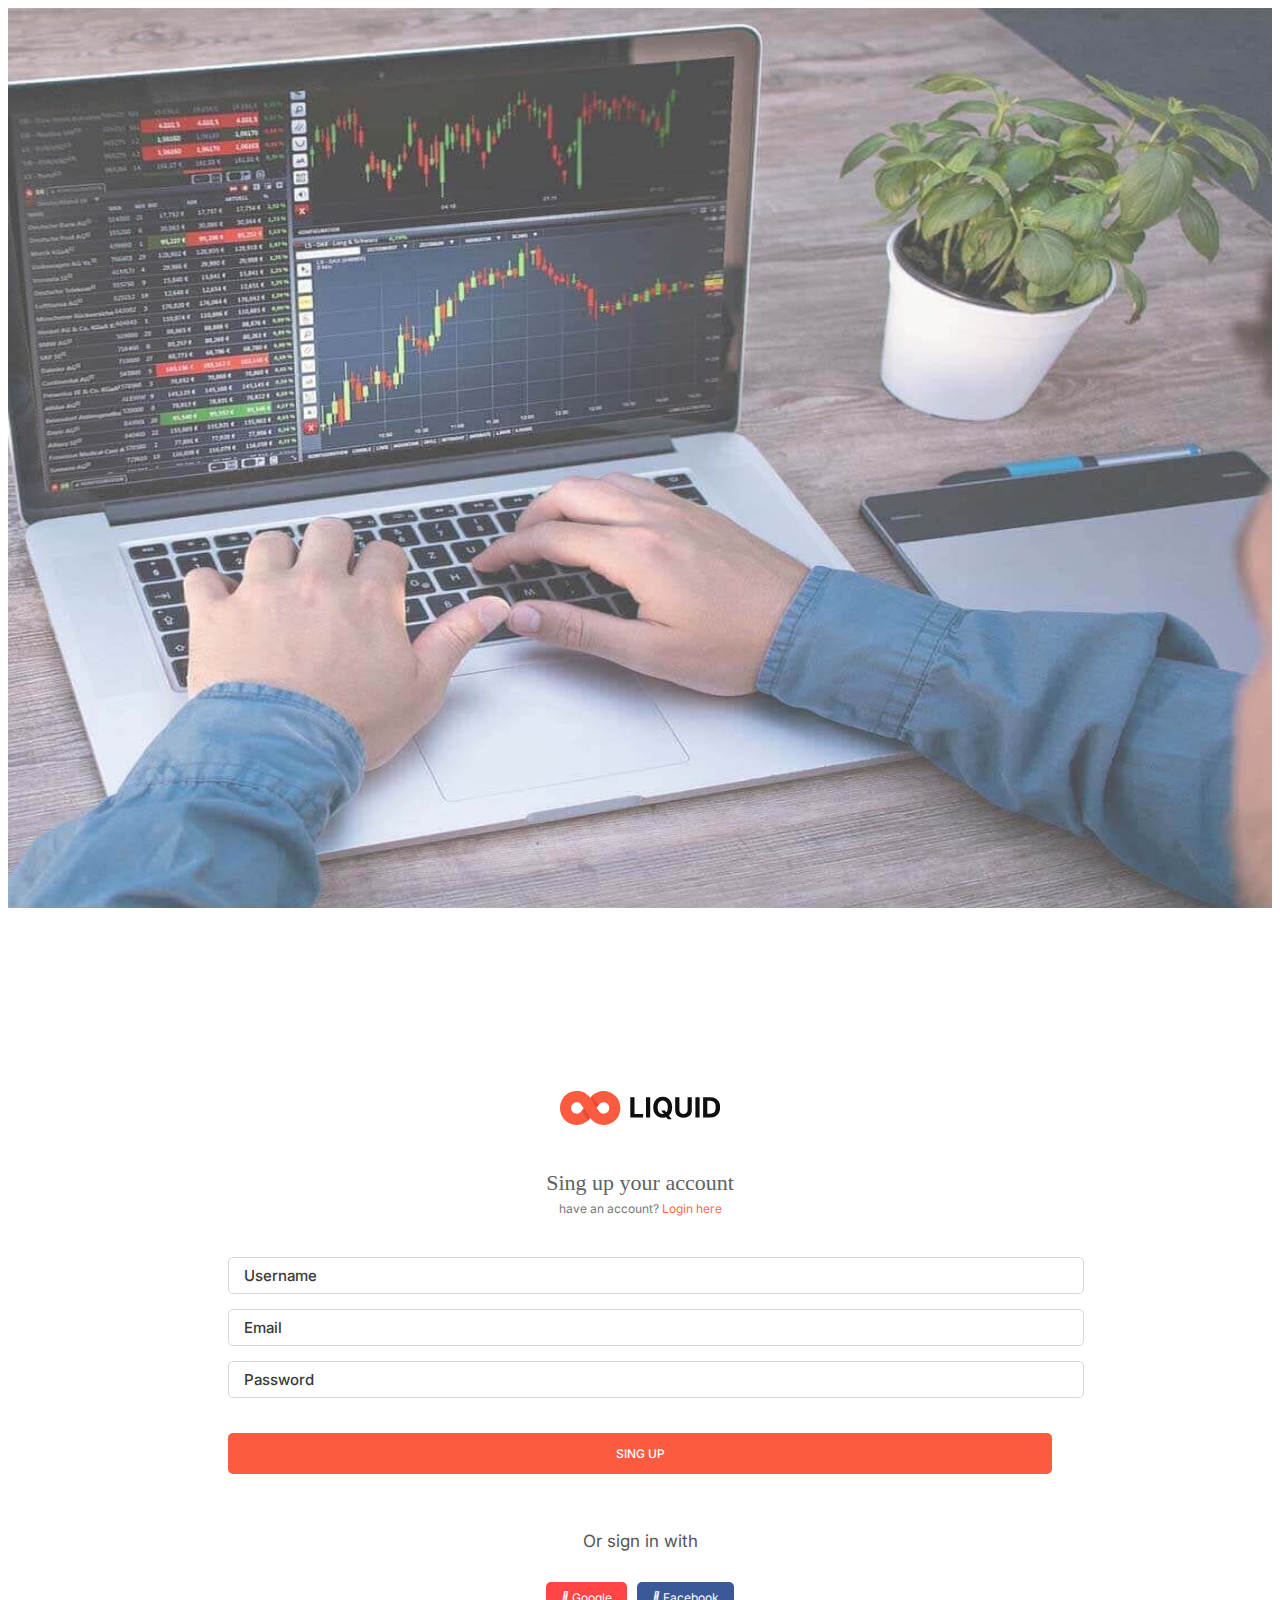
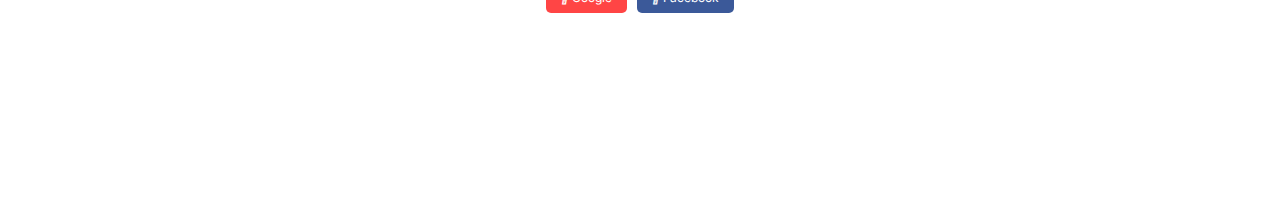
<file: sing-up.html>
<!DOCTYPE html>
<html lang="en">
  <head>
    <meta charset="UTF-8" />
    <meta http-equiv="X-UA-Compatible" content="IE=edge" />
    <meta name="viewport" content="width=device-width, initial-scale=1.0" />
    <link rel="icon" href="img/icon.png" />
    <title>Liquid - Investment Website</title>
    <!-- bootstrap -->
    <link
      href="https://cdn.jsdelivr.net/npm/bootstrap@5.0.0-beta3/dist/css/bootstrap.min.css"
      rel="stylesheet"
      integrity="sha384-eOJMYsd53ii+scO/bJGFsiCZc+5NDVN2yr8+0RDqr0Ql0h+rP48ckxlpbzKgwra6"
      crossorigin="anonymous"
    />
    <link
      rel="stylesheet"
      href="https://maxcdn.bootstrapcdn.com/font-awesome/4.5.0/css/font-awesome.min.css"
    />
    <!-- font awesome -->
    <link
      rel="stylesheet"
      href="https://cdnjs.cloudflare.com/ajax/libs/font-awesome/5.15.3/css/all.min.css"
      integrity="sha512-iBBXm8fW90+nuLcSKlbmrPcLa0OT92xO1BIsZ+ywDWZCvqsWgccV3gFoRBv0z+8dLJgyAHIhR35VZc2oM/gI1w=="
      crossorigin="anonymous"
      referrerpolicy="no-referrer"
    />
    <!-- Google font -->
    <link rel="preconnect" href="https://fonts.googleapis.com" />
    <link rel="preconnect" href="https://fonts.gstatic.com" crossorigin />
    <link
      href="https://fonts.googleapis.com/css2?family=Inter:wght@100;200;300;400;500;600;700;800;900&display=swap"
      rel="stylesheet"
    />
    <!-- main css -->
    <link rel="stylesheet" href="style.css" />
    <link rel="stylesheet" href="responsive.css" />
  </head>
  <body>
    <div class="log-in-section">
      <div class="container-fluid">
        <div class="row">
          <div class="col-lg-7 col-md-0">
            <div class="log-in-left">
              <img src="img/log-in.jpg" alt="" />
            </div>
          </div>
          <div class="col-lg-5 col-md-12">
            <div class="log-in-right">
              <div class="hdr-logo log-logo">
                <a href="index.html">
                  <img src="img/log-in-logo.svg" alt="" />
                </a>
              </div>
              <div class="banner-text m-bt log-reg">
                <p>Sing up your account</p>
                <span
                  >have an account? <a href="log-in.html">Login here</a></span
                >
              </div>
              <div class="contact-left log-form">
                <span
                  ><input type="text" placeholder="Username" />
                  <i class="fas fa-user"></i
                ></span>
                <span
                  ><input type="email" placeholder="Email" />
                  <i class="fas fa-envelope"></i
                ></span>
                <span
                  ><input type="password" placeholder="Password" /><i
                    class="fas fa-lock"
                  ></i
                ></span>
                <div class="submit-btn">
                  <a href="#">Sing Up</a>
                </div>
                <div class="log-other">
                  <div class="c-text cou-p log-p">
                    <p>Or sign in with</p>
                  </div>
                  <div class="log-other-social">
                    <p class="google"><i class="fab fa-google"></i> Google</p>
                    <p class="facebook">
                      <i class="fab fa-facebook-f"></i> Facebook
                    </p>
                  </div>
                </div>
              </div>
            </div>
          </div>
        </div>
      </div>
    </div>

    <script
      src="https://cdn.jsdelivr.net/npm/bootstrap@5.0.0-beta3/dist/js/bootstrap.bundle.min.js"
      integrity="sha384-JEW9xMcG8R+pH31jmWH6WWP0WintQrMb4s7ZOdauHnUtxwoG2vI5DkLtS3qm9Ekf"
      crossorigin="anonymous"
    ></script>
  </body>
</html>
</file>
<file: style.css>
.container {
  max-width: 1200px;
}
.non-res-acbtn {
  display: none !important;
}
.check,
.three-dot,
.cross {
  display: none;
}
.header-section {
  background: transparent;
  padding: 35px 0 25px 0;
  width: 100%;
  left: 0;
  top: 0;
  z-index: 9999;
  position: relative;
}
.market-page-1 {
  background-image: url(img/main-bg.png);
  background-color: #212224;
  background-size: cover;
  background-repeat: no-repeat;
}
.banner-btn {
  margin-bottom: 40px;
}
.hdr-logo {
  height: 100%;
  display: flex;
  align-items: center;
  justify-content: start;
}
.hdr-nav {
  height: 100%;
}
.hdr-nav > ul {
  padding-left: 0;
  margin-bottom: 0;
  height: 100%;
  display: flex;
  align-items: center;
  justify-content: center;
}
.hdr-nav > ul > li {
  list-style: none;
  display: inline-block;
}
.hdr-nav > ul > li > a {
  font-family: "Inter", sans-serif;
  text-decoration: none;
  color: #a8a8a8;
  font-weight: 500;
  font-size: 14px;
  padding: 32px 20px;
  transition: 0.2s;
}
.hdr-nav > ul > li > a:hover {
  color: #fff !important;
}
.hdr-nav > ul > li > a > i {
  font-size: 8px;
}
.actv-nav {
  color: #fff !important;
}
.account-btn > a {
  color: #212224;
  text-transform: uppercase;
  font-family: "Inter", sans-serif;
  font-size: 12px;
  font-weight: 500;
  text-decoration: none;
  background: #fc5b3f;
  padding: 10px 20px;
  border-radius: 5px;
  transition: 0.1s;
}
.account-btn > a:hover {
  background-color: #fc4626 !important;
}
.account-btn {
  height: 100%;
  display: flex;
  align-items: center;
  justify-content: end;
}
.user-login {
  margin-left: 30px;
}
.user-login a > i {
  color: #999999;
  font-size: 27px;
  transition: 0.1s;
}
.user-login a > i:hover {
  color: #fff !important;
}
.banner-bg {
  position: relative;
  background-image: url(img/main-bg.png);
  background-color: #212224;
  height: 776px;
  width: 100%;
  background-size: cover;
  background-repeat: no-repeat;
  background-position: center;
  margin-top: -110px;
}
.banner-carousel {
  position: relative;
  top: 200px;
}
.banner-text h1 {
  font-size: 58px;
  color: #fff;
  font-weight: 700;
  font-family: "Inter", sans-serif;
  margin-bottom: 12px;
}
.banner-text P {
  color: rgba(255, 255, 255, 0.7);
  font-size: 22px;
  line-height: 1.5;
  font-weight: 400;
  margin-bottom: 45px;
}
.banner-btn a {
  text-transform: uppercase;
  font-family: "Inter", sans-serif;
  padding: 15px 25px;
  border-radius: 5px;
  font-weight: 500;
  transition: 0.1s;
  box-shadow: inset 0 0 0 2px #fc5b3f;
  font-size: 12px;
  text-decoration: none;
  color: #fff;
}
.banner-btn a:hover {
  box-shadow: inset 0 0 0 2px #fff !important;
}
.carousel-control-next,
.carousel-control-prev {
  width: 5%;
}
.banner-img {
  display: flex;
  align-items: center;
  justify-content: center;
}
.banner-text {
  margin: 50px 0 0 30px;
}
.banner-bottom {
  height: 160px;
  background: linear-gradient(0deg, #212224 65%, rgba(33, 34, 36, 0.3) 100%);
  padding: 100px 65px 0 65px;
  position: absolute;
  width: 100%;
  bottom: 0;
  left: 0;
}
.banner-img img {
  width: 500px;
  height: 390px;
}
.banner-bottom > ul {
  display: flex;
  flex-wrap: wrap;
  padding-left: 0;
  margin-bottom: 0;
}
.banner-bottom > ul > li {
  width: 20%;
  text-align: center;
  list-style: none;
}
.banner-bottom > ul > li > span {
  background: #2ecc71;
  color: #176639;
  font-weight: 500;
  padding: 2px 9px 2px 8px;
  border-radius: 3px;
  font-size: 12px;
  font-family: Inter, sans-serif;
  margin-left: 15px;
}
.down-loss {
  background: #ee4f6f !important;
  color: #000 !important;
}
.tool-section {
  background: #101112;
  padding: 60px 0 80px 0;
}
.tool-hdr-left h1 {
  font-family: Inter, sans-serif;
  font-weight: 700;
  font-size: 34px;
  color: #fff;
}
.tool-hdr-left h1 span {
  color: #fc4626 !important;
}
.r-arrow {
  margin-left: 5px;
}
.tool-btn {
  margin-top: 30px !important;
  text-align: right !important;
}
.tool-item-details {
  background: #212224;
  overflow: hidden;
  position: relative;
  border-radius: 8px;
}
.tool-hdr {
  margin-bottom: 45px;
}
.tool-id-img img {
  position: relative;
  right: -85px;
  margin-top: -87px;
  margin-bottom: -60px;
}
.tool-id-text h3 {
  color: #fff;
  font-weight: 700;
  font-family: Inter, sans-serif;
  font-size: 25px;
}
.tool-id-text {
  margin: 35px 30px;
}
.tool-id-text p {
  color: rgba(255, 255, 255, 0.7);
  font-size: 17px;
  line-height: 1.5;
  font-weight: 400;
}
.service-item {
  display: flex;
  margin-bottom: 60px;
}
.service-icon {
  margin-right: 25px;
}
.service-text h3 {
  font-family: Inter, sans-serif;
  font-weight: 700;
  color: #000;
  font-size: 25px;
}
.service-text p {
  font-family: Inter, sans-serif;
  color: #555555;
  font-size: 17px;
  line-height: 1.5;
  font-weight: 400;
}
.service-text a {
  font-family: Inter, sans-serif;
  color: #616161;
  text-decoration: none;
  font-size: 13px;
  text-transform: uppercase;
  transition: 0.2s;
}
.service-text a:hover {
  color: #000 !important;
}
.service-text a i {
  margin-left: 5px;
}
.service-section {
  padding: 75px 0;
  background: #fff6f4;
}
.trade-step {
  background-color: transparent;
  border: 1px solid #d8dfe2;
  border-radius: 10px;
  margin: 0 85px;
}
.trade-step-hdr {
  text-align: center;
  position: relative;
  top: -10px;
  margin-bottom: 15px;
}
.trade-step-hdr p {
  color: #fc5b3f;
  font-family: Inter, sans-serif;
  font-weight: 700;
  font-size: 19px;
  background: #fff;
  display: inline-block;
}
.trade-circle {
  padding: 12px 18px;
  border-radius: 50px;
  line-height: 50px;
  background-color: #fff;
  box-shadow: inset 0px 0px 0px 2px #fc5b3f;
  border: 10px solid #fff;
  font-size: 20px;
  font-family: "Inter", sans-serif;
  font-weight: 600;
  color: #fc5b3f;
  margin-bottom: -25px;
  position: relative;
}
.trade-column-item {
  display: flex;
  position: relative;
}
.trade-column-item::before {
  width: 60%;
  height: 1px;
  background-color: #d4d4d4;
  position: absolute;
  content: "";
  top: 25%;
  left: 20%;
  z-index: 0;
}
.trade-column {
  width: 33%;
  padding-left: 30px;
  text-align: center;
}
.trade-column p {
  color: rgb(80, 80, 80);
  font-size: 17px;
  font-family: "Inter", sans-serif;
  font-family: 400;
  margin-top: 12px;
}
.platform-section {
  background-image: url(img/plat-bg.png);
  background-size: cover;
  background-repeat: no-repeat;
  background-position: center;
  padding: 40px 0;
}
.plat-right-text p {
  text-transform: uppercase;
  font-family: "Inter", sans-serif;
  font-size: 12px;
  font-weight: 500;
  color: #fc4626;
  letter-spacing: 1px;
}
.plat-left-img img {
  padding-left: 90px;
}
.plat-right-text h3 {
  font-family: Inter, sans-serif;
  font-weight: 700;
  color: #000;
  font-size: 35px;
  margin: 20px 0;
}
.plat-right-text h6 {
  font-family: Inter, sans-serif;
  color: #555555;
  font-size: 17px;
  line-height: 1.5;
  font-weight: 400;
  margin-right: 155px;
}
.plat-connect {
  margin-top: 20px;
}
.pci-icon i {
  font-size: 35px;
}
.plat-connect-item {
  display: inline-block;
  margin-right: 25px;
}
.plat-connect-item a {
  text-decoration: none;
  color: #000;
}
.pci-icon {
  padding: 20px 25px;
  border: 1px solid #9999;
  border-radius: 5px;
}
.pci-text p {
  font-family: Inter, sans-serif;
  font-weight: 400;
  color: #4b4b4b;
  font-size: 13px;
  text-align: center;
  margin-top: 10px;
}
.plat-right-text {
  margin-top: 50px;
}
.tr {
  text-align: right;
}
.tr a {
  text-transform: uppercase;
}
.tr a i {
  font-size: 10px;
}
.read-hdr {
  margin-bottom: 50px;
}
.rdi-left {
  width: 59px;
  position: relative;
}
.rdi-left p {
  transform: rotate(-90deg);
  text-align: right;
  margin-top: 49px;
  margin-left: -67px;
  letter-spacing: 1px;
  color: #fc4626;
  text-transform: uppercase;
  font-family: Inter, sans-serif;
  font-size: 12px;
  font-weight: 800;
}
.rdi-left p::before {
  transform: rotate(-90deg);
  width: 1px;
  height: 130px;
  background-color: #fc5b3f;
  content: "";
  position: absolute;
  top: -55px;
  left: -15px;
}
.rdi-right h5 a {
  font-family: Inter, sans-serif;
  font-weight: 700;
  text-decoration: none;
  font-size: 18px;
  color: #000;
}
.read-details-item {
  display: flex;
}
.rdi-right p {
  font-family: Inter, sans-serif;
  font-size: 13px;
  font-weight: 500;
  color: rgb(80, 80, 80);
}
.rdi-right p a {
  color: rgb(80, 80, 80);
}
.rdi-right h6 {
  font-family: Inter, sans-serif;
  color: #555555;
  font-size: 17px;
  line-height: 1.5;
  font-weight: 400;
  margin-bottom: 15px;
}
.rdi-right h5 {
  margin-bottom: 15px;
}
.read-section {
  padding: 50px 0 80px 0;
}
.rdi-left p span {
  background: #fff;
  z-index: 999999;
  position: relative;
  padding: 0 0 0 12px;
}
.award-item {
  display: flex;
  margin: 0 120px;
}
.award-img {
  text-align: center;
}
.award-text h6 {
  text-align: center;
  font-size: 14px;
  font-weight: 700;
  font-family: Inter, sans-serif;
  color: #000;
  margin-top: 10px;
  margin-bottom: 2px;
}
.award-text p {
  font-family: "Inter", sans-serif;
  font-size: 12px;
  font-weight: 500;
  color: #555555;
  text-align: center;
}
.award {
  width: 25%;
}
.award-section {
  padding: 0 0 50px 0;
}
.payment-section {
  padding: 30px 0;
}
.payment-bg {
  background-image: url(img/payment-bg.png);
  background-size: cover;
  background-repeat: no-repeat;
  background-position: center;
}
.payment-hdr h5 {
  text-align: center;
  font-family: "Inter", sans-serif;
  font-weight: 700;
  font-size: 23px;
  color: #000;
}
.payment-hdr {
  padding: 40px 0;
}
.payment-all {
  width: 16.66%;
}
.payment-img img {
  width: 100px;
}
.payment-optn {
  padding: 60px 0 40px 0;
  text-align: center;
}
.payment-optn p {
  margin-bottom: 0;
  display: inline-block;
  font-family: "Inter", sans-serif;
  color: #363636;
  font-size: 13px;
  padding: 13px 12px;
  border-radius: 5px;
  background: #fff;
  border: 1px solid rgb(194, 194, 194);
}
.payment-optn p a {
  text-decoration: none;
  margin-left: 25px;
  padding: 10px 15px;
  background: #fc5b3f;
  color: #fff;
  font-family: "Inter", sans-serif;
  font-weight: 500;
  text-transform: uppercase;
  font-size: 10px;
  border-radius: 5px;
}
.payment-btm {
  background: #101112;
  padding: 12px 0;
}
.payment-btm-item {
  display: flex;
}
.pbi-all {
  display: flex;
  align-items: center;
  justify-content: center;
  width: 33.33%;
}
.pbi-icon i {
  color: #fff;
  font-size: 20px;
  padding: 10px;
  border: 1px solid #ddd;
  border-radius: 5px;
}
.pbi-name p {
  margin-bottom: 0;
  font-size: 14px;
  font-weight: 600;
  font-family: Inter, sans-serif;
  color: #fff;
}
.pbi-icon {
  margin-right: 20px;
}
.footer-section {
  background: #222222;
  padding: 40px 0;
}
.footer-hdr-img img {
  width: 130px;
}
.footer-social ul {
  padding-left: 0;
  margin-bottom: 0;
  text-align: right;
}
.footer-social ul li {
  list-style: none;
  display: inline-block;
  margin-right: 20px;
}
.footer-social ul li a {
  font-size: 20px;
  color: #a2a2a2;
  transition: 0.2s;
}
.footer-social ul li a:hover {
  color: #fff;
}
.f-last-text {
  padding: 5px 0;
  display: flex;
  justify-content: space-around;
}
.f-last-text a {
  font-family: Inter, sans-serif;
  font-size: 14px;
  font-weight: 500;
  text-decoration: none;
  color: #a2a2a2;
}
.fooetr-hdr {
  margin-bottom: 60px;
}
.footer-item-details ul {
  padding-left: 0;
  margin-bottom: 0;
}
.footer-item-details ul li {
  list-style: none;
  font-family: Inter, sans-serif;
  font-size: 13px;
  font-weight: 600;
  color: #fff;
  text-transform: uppercase;
  letter-spacing: 1.2px;
  margin-bottom: 12px;
}
.footer-item-details ul li a {
  font-size: 13px;
  text-decoration: none;
  color: #a2a2a2;
  text-transform: none;
  transition: 0.2s;
  letter-spacing: normal;
  font-weight: 500;
}
.footer-item-details ul li a:hover {
  color: #fff;
  letter-spacing: 0.5px;
}
.list-mb {
  margin-bottom: 25px !important;
}
.footer-copyright p {
  position: relative;
  font-family: Inter, sans-serif;
  font-size: 13px;
  color: #a2a2a2;
  font-weight: 500;
}
.footer-copyright p::after {
  content: "";
  position: absolute;
  top: 10px;
  right: 0;
  width: 100%;
  height: 1px;
  background: rgba(95, 95, 95, 0.658);
  z-index: 1;
}
.footer-item {
  margin-bottom: 50px;
}
.footer-copyright p span {
  display: inline-block;
  background: #222222;
  z-index: 9;
  position: relative;
  padding-right: 15px;
}
.footer-trade-text {
  margin-top: 50px;
}
.footer-trade-text p {
  font-family: Inter, sans-serif;
  font-size: 13px;
  color: #a2a2a2;
  font-weight: 500;
}
.click-to-top-btn a i {
  color: #fff;
  padding: 15px;
  font-size: 15px;
  background: #fc5b3f;
  border-radius: 5px;
}
.click-to-top-btn {
  position: fixed;
  bottom: 40px;
  right: 35px;
  visibility: hidden;
  opacity: 0;
  transition: 0.5s;
  z-index: 100;
}
.footer-section:hover .click-to-top-btn {
  visibility: visible;
  opacity: 100%;
}
.market-page {
  background-image: url(img/main-bg.png);
  background-color: #212224;
  background-size: cover;
  background-repeat: no-repeat;
}

/* market.html */

.m-hdr a {
  font-family: Inter, sans-serif;
  text-transform: uppercase;
  text-decoration: none;
  color: #616161;
  font-size: 13px;
  margin-right: 20px;
}
.m-hdr span {
  position: relative;
  font-family: Inter, sans-serif;
  text-transform: uppercase;
  font-size: 13px;
  color: #fc5b3f;
  padding-left: 20px;
}
.m-hdr span::before {
  content: "/";
  position: absolute;
  left: 0;
  bottom: 0;
  color: #616161;
}
.market-hdr {
  padding: 15px 0;
  border-bottom: 1px solid #e8e8e8;
}
.m-tool h1 {
  color: #000 !important;
  margin-bottom: 0 !important;
}
.m-bt {
  margin: 0 !important;
  text-align: center;
}
.m-bt p {
  color: #999 !important;
  margin-bottom: 25px !important;
}
.m-tit {
  margin: 0 !important;
}
.m-tit p {
  font-weight: 500 !important;
  color: rgb(107, 107, 107) !important;
  margin-bottom: 0 !important;
  font-size: 18px !important;
}
.market-terms {
  padding: 50px 0 40px 0;
}
.rdi-right h5 i {
  font-size: 13px;
  display: flex;
  align-items: center;
}
.m-click {
  display: flex;
  justify-content: space-between;
  color: #fff !important;
  margin-bottom: 25px !important;
}
.m-click a {
  color: #fff !important;
  font-size: 20px !important;
}
.md-text p {
  font-family: Inter, sans-serif;
  font-size: 16px;
  font-weight: 400;
  color: rgba(255, 255, 255, 0.7);
  margin-bottom: 0;
}
.market-d {
  background: #27bc9c;
  padding: 30px 25px;
  border-radius: 8px;
  margin-bottom: 40px;
}
.market-d-icon i {
  color: #fff;
  font-size: 22px;
  width: 55px;
  height: 55px;
  background: rgba(255, 255, 255, 0.3);
  line-height: 55px;
  text-align: center;
  border-radius: 30px;
}
.market-d-icon {
  margin-bottom: 35px;
}
.m-hr hr {
  height: 2px;
  color: rgba(255, 255, 255, 0.918);
}
.m-blue {
  background: #4284dd !important;
}
.m-purple {
  background: #9a5bb4 !important;
}
.m-dark {
  background: #35495d !important;
}
.m-light {
  background: #95a5a6 !important;
}
.m-orange {
  background: #fd6a4f !important;
}
.market-details {
  margin-bottom: 50px;
}
.trade-icon i {
  font-size: 35px;
  width: 100px;
  height: 100px;
  line-height: 100px;
  text-align: center;
  background: #fd6a4f;
  color: #fff;
  border-radius: 50px;
}
.trade-left {
  display: flex;
}
.trade-icon {
  margin-right: 25px;
}
.st-h3 {
  margin-bottom: 20px;
}
.st-p {
  margin-bottom: 25px;
}
.trade-list {
  display: flex;
}
.tl-left {
  margin-right: 100px;
}
.tl-left:last-child {
  margin-right: 0;
}
.tl-left ul {
  padding-left: 0;
  margin-bottom: 0;
}
.tl-left ul li {
  list-style: none;
  font-family: Inter, sans-serif;
  font-size: 17px;
  color: #555555;
  margin-bottom: 10px;
}
.tl-left ul li i {
  color: #fc5b3f;
  margin-right: 15px;
  font-size: 15px;
}
.offer-list table {
  width: 100%;
}
.offer-list table thead tr th {
  text-align: center;
  font-family: Inter, sans-serif;
  font-size: 16px;
  font-weight: 700;
  color: #666;
  background-color: #eee;
  text-transform: uppercase;
  padding: 20px 0;
}
.offer-list table tbody tr td {
  text-align: center;
  font-family: Inter, sans-serif;
  font-size: 13px;
  font-weight: 400;
  color: #616161;
  padding: 10px 0;
}
.offer-list table tbody tr {
  background: #f8f8f8;
  border-top: 1px solid rgba(194, 194, 194, 0.411);
}
.offer-full a {
  font-family: "Inter", sans-serif;
  font-size: 12px;
  font-weight: 500;
  color: #fc4626;
  letter-spacing: 1px;
  text-decoration: none;
  transition: 0.2s;
}
.offer-full a:hover {
  text-decoration: underline;
}
.offer-list {
  margin-bottom: 25px;
}
.share-offer-section {
  padding: 0 0 30px 0;
}
.offer-optn {
  background: #f2f3f5 !important;
}
.offer-optn p {
  display: flex !important;
  font-size: 23px !important;
  font-weight: 700 !important;
  padding: 40px !important;
  justify-content: space-between;
}
.offer-optn p a {
  padding: 13px 18px !important;
  font-size: 12px !important;
}

/* company.html */

.company-hdr {
  text-align: center;
}
.com-p p {
  margin: 0 200px;
  margin-top: 10px;
}
.company-item {
  display: flex;
  padding-left: 30px;
}
.c-icon i {
  color: #fff;
  font-size: 25px;
  width: 65px;
  height: 65px;
  background: #fc5b3f;
  line-height: 65px;
  text-align: center;
  border-radius: 50px;
}
.c-icon {
  margin-right: 25px;
}
.c-text h3 {
  font-family: Inter, sans-serif;
  font-weight: 700;
  color: #000;
  font-size: 25px;
  margin-bottom: 16px;
}
.c-text p {
  font-family: Inter, sans-serif;
  color: #8a8a8a;
  font-size: 17px;
  line-height: 1.5;
  font-weight: 400;
  padding-right: 20px;
}
.company-section {
  padding-bottom: 60px;
}
.m-tool p {
  font-family: Inter, sans-serif;
  color: #8a8a8a;
  font-size: 18px;
  line-height: 1.5;
  font-weight: 400;
  padding-right: 20px;
  padding-right: 0;
  margin: 20px 150px 10px 150px;
}
.trust-inner {
  background-image: url(img/trust-bg.png);
  background-position: center;
  background-repeat: no-repeat;
  background-size: cover;
  border: 1px solid #d8dfe2;
  border-radius: 8px;
  background-color: #f2f3f5;
}
.tm-item {
  display: flex;
  justify-content: space-around;
  margin-bottom: 40px;
}
.tm-img img {
  width: 170px;
  height: auto;
  margin: 0 30px;
}
.tm-text h6 {
  font-family: Inter, sans-serif;
  text-transform: uppercase;
  text-decoration: none;
  color: #a5a5a5;
  font-size: 13px;
  font-weight: 400;
  margin-bottom: 10px;
}
.tm-text h5 {
  font-family: Inter, sans-serif;
  font-weight: 700;
  font-size: 20px;
  margin-bottom: 10px;
}
.tm-text p {
  font-family: Inter, sans-serif;
  color: #8a8a8a;
  font-size: 16px;
  line-height: 1.5;
  font-weight: 400;
  padding-right: 35px;
  margin-bottom: 10px;
}
.trust-social ul {
  text-align: left !important;
}
.trust-social ul li a:hover {
  color: rgb(97, 97, 97) !important;
}
.tm-text {
  display: flex;
  flex-direction: column;
  justify-content: center;
}
.ni-text h1 {
  color: #000;
  font-size: 45px;
  margin-bottom: 30px;
}
.number-left p {
  font-family: Inter, sans-serif;
  font-size: 16px;
  font-weight: 700;
  color: #666;
  text-transform: uppercase;
}
.num-btn p a {
  text-decoration: none;
  padding: 13px 20px;
  background: #fc5b3f;
  color: #fff;
  font-family: "Inter", sans-serif;
  font-weight: 500;
  text-transform: uppercase;
  font-size: 12px;
  border-radius: 5px;
}
.num-btn p a i {
  margin-left: 10px;
  font-size: 10px;
}
.number-section {
  padding: 80px 230px;
}
.c-num p {
  font-family: "Inter", sans-serif;
  font-weight: 700;
  color: #fc5b3f;
  margin-bottom: 0;
  font-size: 40px;
  position: relative;
  width: 80px;
  text-align: right;
}
.num-text {
  margin: 14px 20px;
}
.number-left {
  margin-top: 50px;
}
.academy-page {
  border-radius: 5px;
  border: 1px solid #d6d6d6c0;
  background: #f2f3f5;
  display: flex;
  justify-content: space-around;
  padding: 35px 45px;
}
.academy-icon {
  display: flex;
  align-items: center;
}
.academy-icon i {
  font-size: 85px;
  color: #666666;
}
.tool-all span {
  font-family: "Inter", sans-serif;
  font-size: 12px;
  color: #fff;
  background: #32d296;
  padding: 2px 10px;
  border-radius: 10px;
}
.tool-all i {
  color: #616161;
  margin: 0 10px;
}
.course-name {
  display: flex;
}
.cou-text {
  display: flex;
  align-items: center;
}
.cou-text h3 {
  margin-bottom: 0 !important;
}
.cou-i i {
  font-size: 10px;
}
.cou-i {
  width: 100%;
  height: 100%;
  display: flex;
  align-items: center;
}
.course-item {
  padding: 20px 0;
  border-bottom: 1px solid rgb(218, 218, 218);
}
.course-section {
  padding: 50px 0;
}
.cou-p p {
  margin-bottom: 0;
}
.cou-p {
  height: 100%;
  display: flex;
  align-items: center;
}
.f-btn {
  text-align: center;
  margin-bottom: 30px;
}
.f-btn a {
  color: #999 !important;
  box-shadow: inset 0 0 0 2px #999 !important;
  transition: 0.3s;
  width: 100%;
  display: flex;
  height: 45px;
  align-items: center;
  justify-content: center;
  padding: 0 !important;
}
.f-btn a:hover {
  color: #fc5b3f !important;
  box-shadow: inset 0 0 0 2px #fc5b3f !important;
}
.features-section {
  padding: 80px 0;
}
.f-inner {
  margin: 0 130px;
}
.demo-bg {
  background-image: url(img/demo-bg.jpg);
  background-size: cover;
  background-repeat: no-repeat;
  background-position: center;
  padding: 50px 40px;
  border-radius: 5px;
}
.demo-hdr h1 {
  color: #fff !important;
  margin-bottom: 10px !important;
}
.demo-p p {
  color: rgb(226, 222, 222) !important;
  margin-bottom: 30px !important;
}
.demo-btn a {
  font-family: "Inter", sans-serif;
  font-size: 12px;
  font-weight: 500;
  letter-spacing: 1.3px;
  text-decoration: none;
  background: #fff;
  color: #535353;
  text-transform: uppercase;
  padding: 12px 20px;
  border-radius: 5px;
}
.demo-acc {
  padding: 0 0 80px 0;
}
.offer-full {
  padding: 20px 0;
}

/* contact.html */
.contact-hdr {
  text-align: center;
  padding: 50px 0;
}
.contact-left input {
  width: 100%;
  padding: 10px 20px;
  border-radius: 5px;
  margin-bottom: 15px;
  border: 1px solid #d8d8d8;
  transition: 0.3s;
  font-family: "Inter", sans-serif;
  font-size: 15px;
  font-weight: 500;
  color: #3b3939;
}
.contact-left input:focus {
  outline: none;
  border: 1px solid #fd6a4f;
}
.contact-left input::placeholder {
  color: #3b3939;
}
.contact-left textarea {
  font-family: "Inter", sans-serif;
  font-size: 15px;
  font-weight: 500;
  color: #3b3939;
  width: 100%;
  border: 1px solid #d8d8d8;
  border-radius: 5px;
  padding: 6px 20px;
  transition: 0.3s;
}
.contact-left textarea:focus {
  outline: none;
  border: 1px solid #fd6a4f;
}
.submit-btn {
  margin-top: 20px;
}
.submit-btn a {
  display: block;
  text-align: center;
  text-decoration: none;
  font-family: "Inter", sans-serif;
  font-size: 12px;
  font-weight: 500;
  text-transform: uppercase;
  color: #fff;
  background: #fc5b3f;
  padding: 13px 0;
  border-radius: 5px;
  transition: 0.1s;
}
.submit-btn a:hover {
  background: #fc4626;
}
.contact-section {
  padding-bottom: 80px;
}
.con-text h5 {
  font-size: 22px !important;
}
.con-icon {
  margin-right: 10px !important;
}
.con-icon i {
  font-size: 15px !important;
  width: 40px !important;
  height: 40px !important;
  line-height: 40px !important;
}
.con-name {
  align-items: center !important;
  margin-top: 20px;
}
.con-p p {
  color: #3b3939;
}
.con-social ul {
  text-align: left !important;
}
.contant-social {
  margin-top: 150px;
}
.contact-right {
  padding-left: 50px;
}
.con-social ul li a i {
  color: #fd6a4f !important;
  font-size: 23px !important;
}
.con-social ul li a:hover i {
  color: #fc4626 !important;
}

/* log-in.html */
.log-in-left img {
  width: 100%;
  height: 100vh;
}
.log-in-section .container-fluid {
  padding: 0;
  overflow: hidden;
}
.log-in-section .container-fluid .row > * {
  padding: 0;
}
.log-logo {
  margin-bottom: 15px;
  height: auto !important;
}
.log-reg p {
  margin-bottom: 0px !important;
  color: #616161 !important;
}
.log-reg span {
  font-family: "Inter", sans-serif;
  font-size: 12px;
  font-weight: 400;
  color: #797979;
}
.log-reg span a {
  color: #fd6a4f;
  text-decoration: none;
  transition: 0.2s;
}
.log-reg span a:hover {
  text-decoration: underline;
}
.log-in-right {
  width: 100%;
  height: 100vh;
  display: flex;
  flex-direction: column;
  align-items: center;
  justify-content: center;
}
.log-form {
  margin: 40px 160px 20px 160px;
}
.log-form input {
  padding: 8px 15px !important;
}
.log-form span {
  position: relative;
}
.log-form span i {
  position: absolute;
  right: 20px;
  top: 2px;
  color: #959595;
}
.rem-pass {
  display: flex;
  justify-content: space-between;
}
.w-none {
  width: auto !important;
  margin-right: 5px;
}
.rem-pass span {
  font-family: "Inter", sans-serif;
  font-size: 13px;
  font-weight: 400;
  color: #555555;
}
.rem-pass a {
  text-decoration: none;
  transition: 0.2s;
}
.rem-pass a:hover {
  text-decoration: underline;
  color: #000;
}
.log-p {
  display: block !important;
}
.log-p p {
  color: #555555;
  text-align: center;
  padding-right: 0;
  padding: 15px 0;
}
.log-other-social {
  display: flex;
  justify-content: center;
}
.log-other-social p {
  font-family: "Inter", sans-serif;
  font-size: 12px;
  font-weight: 400;
  color: #fff;
  margin-bottom: 0;
  padding: 8px 15px;
  border-radius: 5px;
}
.google {
  background: rgb(255, 69, 69);
  margin-right: 10px;
}
.facebook {
  background: #3b5999;
}
.log-other {
  margin-top: 40px;
}
</file>
<file: responsive.css>
@media (max-width: 1200px) {
  .container {
    max-width: 1000px;
  }
  .plat-left-img img {
    padding-left: 0;
  }
  .award-item {
    margin: 0 80px;
  }
  .number-section {
    padding: 80px 100px;
  }
  .num-text {
    margin: 0;
    text-align: right;
  }
  .c-text p {
    padding-right: 0;
  }
  .company-item {
    flex-wrap: wrap;
    justify-content: right;
  }
}
@media (max-width: 992px) {
  .header-section {
    background: transparent;
    padding: 20px 0;
    position: sticky;
    width: 100%;
    height: auto;
    top: 0;
    left: 0;
    z-index: 9999;
  }
  .banner-section {
    margin-top: 65px;
  }
  .market-page-1 {
    background-image: url(img/main-bg.png);
    background-color: #212224;
    background-size: cover;
    background-repeat: no-repeat;
  }
  .hdr-nav {
    position: relative;
  }
  .hdr-nav ul li {
    display: block;
  }
  .hdr-nav ul {
    display: flex;
    background: rgba(0, 0, 0, 0.938);
    height: 100vh;
    position: absolute;
    width: 100%;
    z-index: 999;
    flex-direction: column;
    justify-content: start;
    opacity: 0;
    visibility: hidden;
    overflow-y: scroll;
    padding-top: 100px;
  }
  .hdr-nav ul li a {
    font-size: 35px;
  }
  .hdr-nav ul li {
    margin: 20px 0;
    text-align: center;
  }
  .check {
    position: absolute;
    top: 0;
    right: 5px;
    display: block;
    width: 35px;
    height: 35px;
    opacity: 0;
    cursor: pointer;
  }
  .three-dot {
    visibility: visible;
    opacity: 100%;
    display: block;
  }
  .three-dot i {
    position: absolute;
    top: 0;
    right: 5px;
    pointer-events: none;
    font-size: 38px;
    color: #fff;
  }
  .hdr-nav .check:checked ~ ul {
    opacity: 1;
    visibility: visible;
    height: 100vh;
    width: 100%;
    position: fixed;
    right: 0;
    top: 73px;
  }
  .cross {
    visibility: hidden;
    opacity: 0;
    position: absolute;
    top: 0;
    right: 8px;
    display: block;
    cursor: pointer;
  }
  .cross i {
    color: #fff;
    font-size: 40px !important;
  }
  .check:checked ~ .cross {
    visibility: visible;
    opacity: 100%;
    pointer-events: none;
  }
  .check:checked ~ .three-dot {
    visibility: hidden;
    opacity: 0;
  }
  .account-btn > a {
    font-size: 11px;
    padding: 10px 12px;
  }
  .user-login {
    margin-left: 20px;
  }
  .banner-bottom {
    display: none;
  }
  .banner-text {
    margin: 0 0 30px 0;
    height: 100%;
    display: flex;
    flex-direction: column;
    align-items: center;
    justify-content: center;
  }
  .banner-bg {
    height: 550px;
    display: flex;
    align-items: center;
    justify-content: center;
  }
  .banner-text P {
    display: none;
  }
  .banner-text h1 {
    font-size: 40px;
    margin-bottom: 40px;
    text-align: center;
  }
  .banner-img img {
    width: 100%;
    height: auto;
  }
  .banner-carousel {
    top: 0;
  }
  .bann-inner {
    padding: 0 30px;
  }
  .tool-id-img img {
    right: -10px;
  }
  .tool-item-details {
    margin-bottom: 50px;
  }
  .tool-section {
    padding: 60px 0 40px 0;
  }
  .service-text {
    padding: 0 35px 0 0;
  }
  .plat-left-img img {
    margin-left: 50px;
    width: 100%;
    margin-top: 80px;
  }
  .plat-right-text h3 {
    font-size: 32px;
  }
  .pci-icon {
    padding: 10px 15px;
  }
  .pci-icon i {
    font-size: 25px;
  }
  .rdi-left p {
    margin-top: 60px;
    margin-left: 0;
  }
  .read-details-item {
    margin-bottom: 40px;
  }
  .award-item {
    margin: 0;
  }
  .read-section {
    padding: 50px 0 50px 0px;
  }
  .footer-item-details {
    margin-bottom: 50px;
  }
  .footer-item {
    margin-bottom: 10px;
  }
  .market-page {
    position: sticky;
    left: 0;
    top: 0;
    background-image: url(img/main-bg.png);
    background-color: #212224;
    background-size: cover;
    background-repeat: no-repeat;
  }
  .m-tool h1 {
    margin-bottom: 15px !important;
  }
  .offer-optn p {
    flex-direction: column;
    padding: 20px !important;
  }
  .offer-optn p a {
    margin-left: 0;
    margin-top: 25px;
    display: block !important;
  }
  .com-p p {
    display: block !important;
  }
  .tm-item {
    justify-content: center;
  }
  .m-tool p {
    margin: 20px 80px 10px 80px;
  }
  .num-text {
    text-align: center;
  }
  .company-item {
    padding-left: 0;
    justify-content: center !important;
    margin-top: 40px;
    flex-direction: column;
    text-align: center;
  }
  .number-section {
    padding: 80px 0;
  }
  .c-num p {
    width: 100%;
    text-align: center;
  }
  .number-left {
    margin-top: 0;
    text-align: center;
  }
  .ni-text h1 br {
    display: none;
  }
  .c-icon {
    margin-right: 0;
    margin-bottom: 20px;
  }
  .c-text p {
    padding: 0 100px;
  }
  .m-bt p {
    display: block !important;
    text-align: left;
  }
  .banner-text {
    display: block;
    height: auto;
  }
  .cou-icon {
    margin-right: 20px;
    margin-bottom: 0;
  }
  .course-item {
    padding: 35px 0;
  }
  .cou-p p {
    padding: 0;
  }
  .cou-p {
    display: flex;
    align-items: center;
    margin: 20px 0;
    height: auto;
  }
  .features-section {
    padding: 50px 0;
  }
  .contact-left {
    margin: 0 100px 70px 100px;
  }
  .contact-right {
    padding-left: 0;
    margin: 0 100px;
  }
  .contant-social {
    margin-top: 30px;
  }
  .log-in-left {
    display: none;
  }
  .log-reg {
    margin-bottom: 30px !important;
  }
}
@media (max-width: 768px) {
  .account-btn {
    display: none;
  }
  .non-res-acbtn {
    display: flex !important;
    height: auto;
    margin-top: 20px;
  }
  .account-btn > a {
    font-size: 15px;
    padding: 12px 20px;
    color: #fff;
  }
  .hdr-nav ul {
    justify-content: start;
    padding-top: 50px;
  }
  .banner-bg {
    height: 450px;
    margin-top: -65px;
  }
  .banner-text h1 {
    font-size: 35px;
  }
  .banner-btn a {
    padding: 13px 20px;
    font-size: 12px;
  }
  .tool-id-text {
    position: relative;
  }
  .service-item {
    justify-content: center;
  }
  .trade-step {
    margin: 0 65px;
  }
  .trade-column {
    padding-left: 15px;
  }
  .trade-circle {
    padding: 9px 15px;
  }
  .trade-column p {
    font-size: 15px;
  }
  .trade-step-hdr p {
    margin-bottom: 0;
  }
  .plat-right-text h6 {
    margin: 0 75px;
  }
  .plat-right-text {
    text-align: center;
    margin-bottom: 30px;
  }
  .plat-connect {
    margin-top: 40px;
    text-align: center;
  }
  .platform-section {
    padding: 0 0 40px 0;
  }
  .plat-left-img img {
    margin-top: 0;
    margin-left: 0;
    padding-top: 20px;
    padding-left: 35px;
  }
  .res-h3 h3 {
    font-size: 28px;
    text-align: left;
  }
  .service-text {
    padding: 0;
    text-align: left;
  }
  .award-item {
    flex-wrap: wrap;
  }
  .award {
    width: 50%;
    margin-bottom: 30px;
  }
  .res-768 {
    width: 100% !important;
  }
  .rdi-left p {
    margin-top: 50px;
  }
  .rdi-left p::before {
    height: 80px;
    top: -30px;
    left: -11px;
  }
  .award-section {
    padding: 0 0 0 0;
  }
  .payment-btm-item {
    flex-wrap: wrap;
  }
  .pbi-all {
    width: 50%;
    margin-bottom: 30px;
  }
  .pbi-all:nth-child(3) {
    margin-bottom: 0;
  }
  .payment-btm {
    padding: 20px 0;
  }
  .f-last-text {
    display: none;
  }
  .fooetr-hdr {
    margin-bottom: 40px;
  }
  .trade-left {
    margin-bottom: 50px;
  }
  .trade-list {
    display: block;
  }
  .tl-left {
    margin-right: 0;
    margin-bottom: 30px;
  }
  .com-p p {
    margin: 0 50px;
  }
  .ni-text h1 {
    font-size: 38px;
  }
  .f-inner {
    margin: 0 80px;
  }
  .c-icon {
    margin-bottom: 0;
  }
}
@media (max-width: 576px) {
  .hdr-row {
    flex-direction: column-reverse;
  }
  .banner-bg {
    height: 700px;
  }
  .banner-img {
    margin-top: 50px;
  }
  .tool-btn {
    text-align: left !important;
  }
  .container {
    padding: 0 15px;
  }
  .service-text {
    padding: 0 15px 0 0;
  }
  .service-item {
    justify-content: center;
    align-items: center;
  }
  .trade-step {
    margin: 0 10px;
  }
  .rdi-left {
    width: 60px;
    margin-right: 15px;
  }
  .rdi-right h6 {
    margin: 0 50px 15px 0;
  }
  .payment-optn p a {
    display: none;
  }
  .fooetr-hdr .row > .fl {
    width: 40%;
  }
  .fooetr-hdr .row > .fr {
    width: 60%;
  }
  .m-tool p {
    margin: 20px 0px 10px 0px;
  }
  .tm-img {
    margin: 0 25px;
  }
  .tm-img img {
    width: 100%;
    margin: 0;
  }
  .trust-inner {
    padding: 15px;
  }
  .c-text p {
    padding: 0;
  }
  .com-p p {
    margin: 0;
  }
  .academy-page {
    padding: 35px 20px;
    margin-top: 50px;
  }
  .demo-bg {
    padding: 40px 25px;
  }
  .contact-left {
    margin: 0 30px 70px 30px;
  }
  .contact-right {
    margin: 0 30px;
  }
  .banner-btn {
    text-align: center;
  }
  .account-btn > a {
    font-size: 12px;
    padding: 10px 15px;
  }
}
@media (max-width: 450px) {
  .banner-bg {
    height: 620px;
  }
  .trade-step-hdr {
    margin-bottom: 10px;
  }
  .trade-column-item {
    flex-direction: column;
  }
  .trade-column {
    padding-left: 0;
    width: 100%;
  }
  .trade-column-item::before {
    display: none;
  }
  .trade-step-hdr {
    margin-bottom: 15px;
  }
  .trade-column p {
    font-size: 15px;
  }
  .trade-circle {
    font-size: 18px;
  }
  .trade-circle {
    padding: 12px 17px;
  }
  .plat-right-text h3 {
    font-size: 29px;
  }
  .plat-right-text h6 {
    margin: 0 50px;
  }
  .rdi-left {
    width: 40px;
    margin-right: 15px;
  }
  .award {
    width: 100%;
  }
  .payment-all {
    width: 50% !important;
  }
  .payment-optn p {
    font-size: 12px;
    padding: 8px 6px;
  }
  .payment-optn {
    margin: 30px 0 20px 0;
    padding: 0;
  }
  .pbi-all {
    width: 100%;
  }
  .footer-social ul li {
    margin-right: 15px;
  }
  .carousel-control-next,
  .carousel-control-prev {
    width: 10%;
  }
  .offer-list table thead tr th {
    font-size: 14px;
  }
  .trade-left {
    display: block;
    padding-left: 20px;
  }
  .trade-icon {
    margin-right: 0;
    margin-bottom: 30px;
  }
  .tm-item {
    display: block;
  }
  .tm-text {
    margin-top: 30px;
    align-items: center;
  }
  .tm-text p {
    padding: 0 25px;
    text-align: center;
  }
  .tool-hdr-left h1 {
    font-size: 30px;
  }
  .course-section {
    padding: 20px 0;
  }
  .f-inner {
    margin: 0 60px;
  }
  .tool-hdr-left h1 {
    font-size: 27px;
  }
  .demo-p p {
    margin-bottom: 15px !important;
  }
  .con-text {
    align-items: start;
  }
  .submit-btn {
    margin-top: 35px;
  }
  .footer-social ul li a {
    font-size: 18px;
  }
  .footer-social ul li {
    margin-right: 10px;
  }
  .contact-section {
    padding-bottom: 60px;
  }
  .con-text h5 {
    margin-bottom: 20px;
  }
}
@media (max-width: 380px) {
  .plat-right-text h6 {
    margin: 0 20px;
  }
  .f-inner {
    margin: 0 30px;
  }
  .contact-left {
    margin: 0 0 70px 0;
  }
  .contact-right {
    margin: 0;
  }
  .log-form {
    margin: 0 30px;
  }
  .banner-text h1 {
    font-size: 29px;
  }
  .banner-btn {
    text-align: center;
  }
}
</file>
